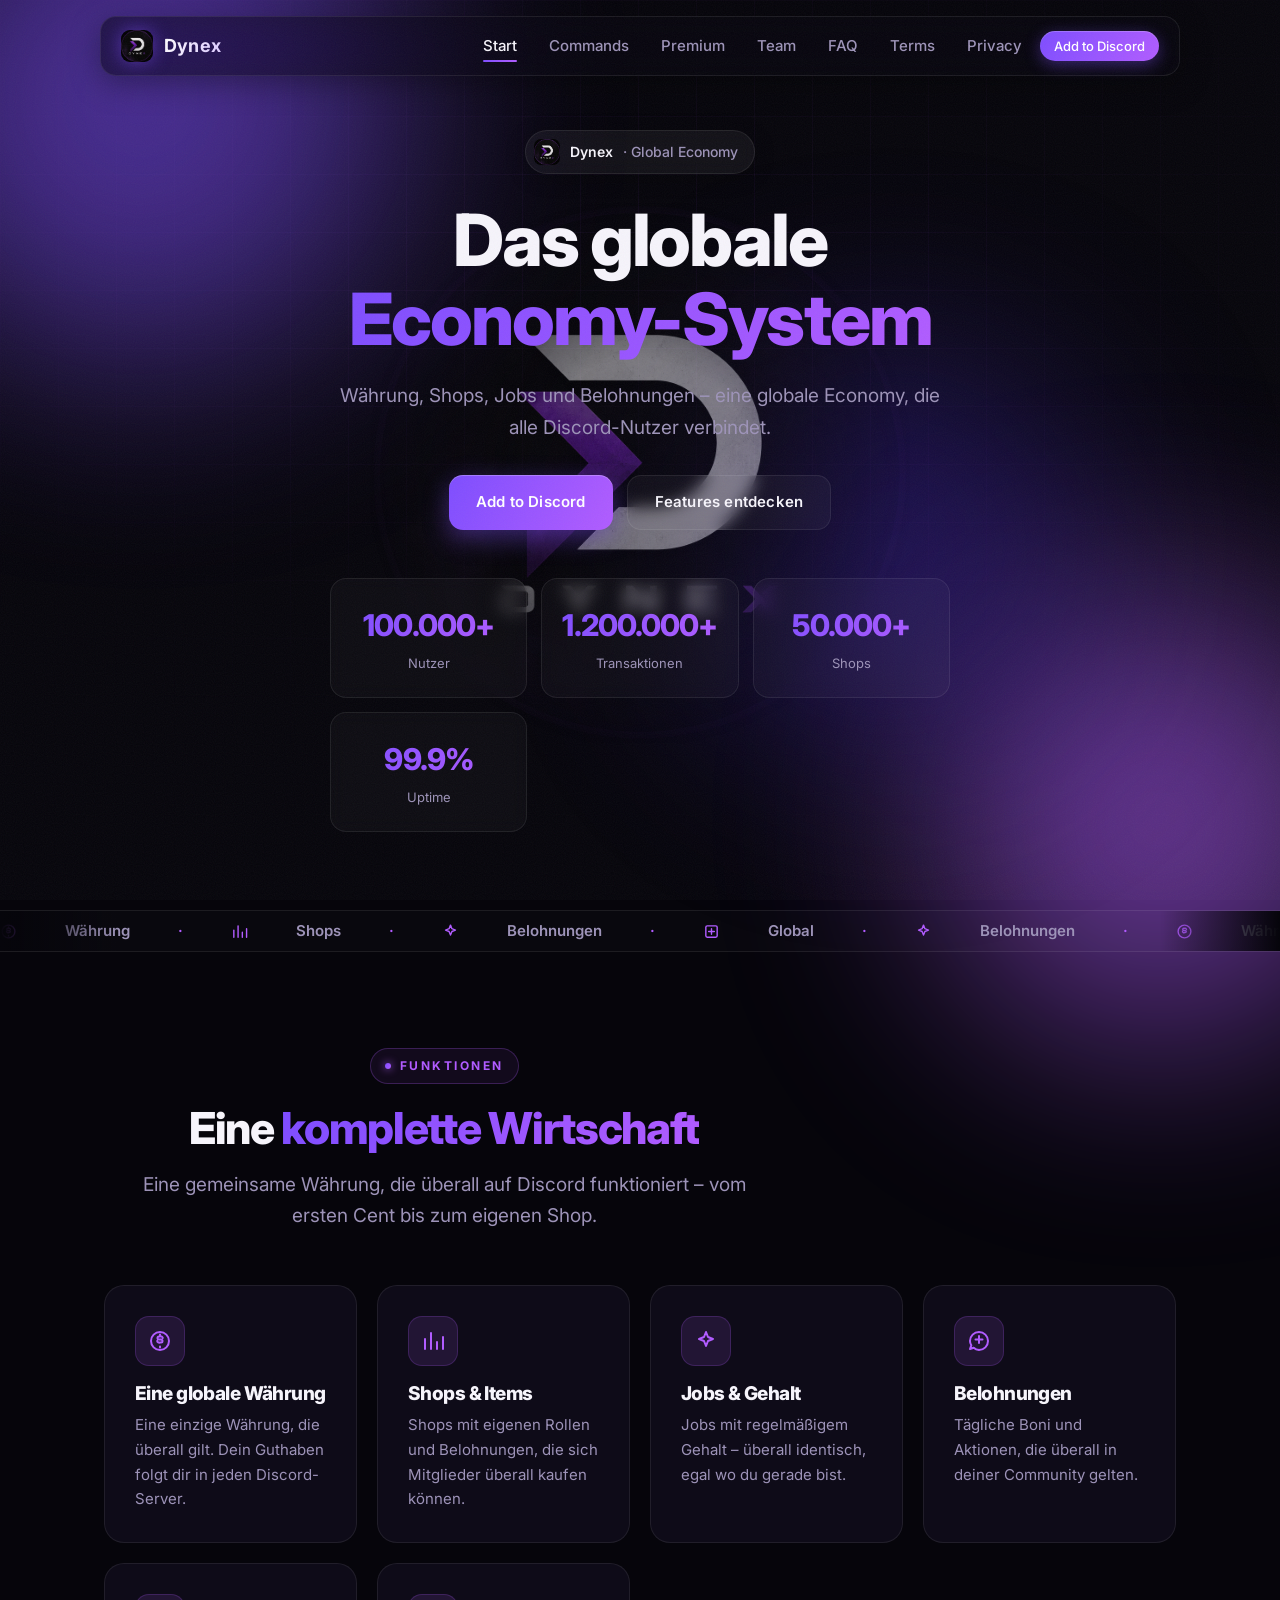
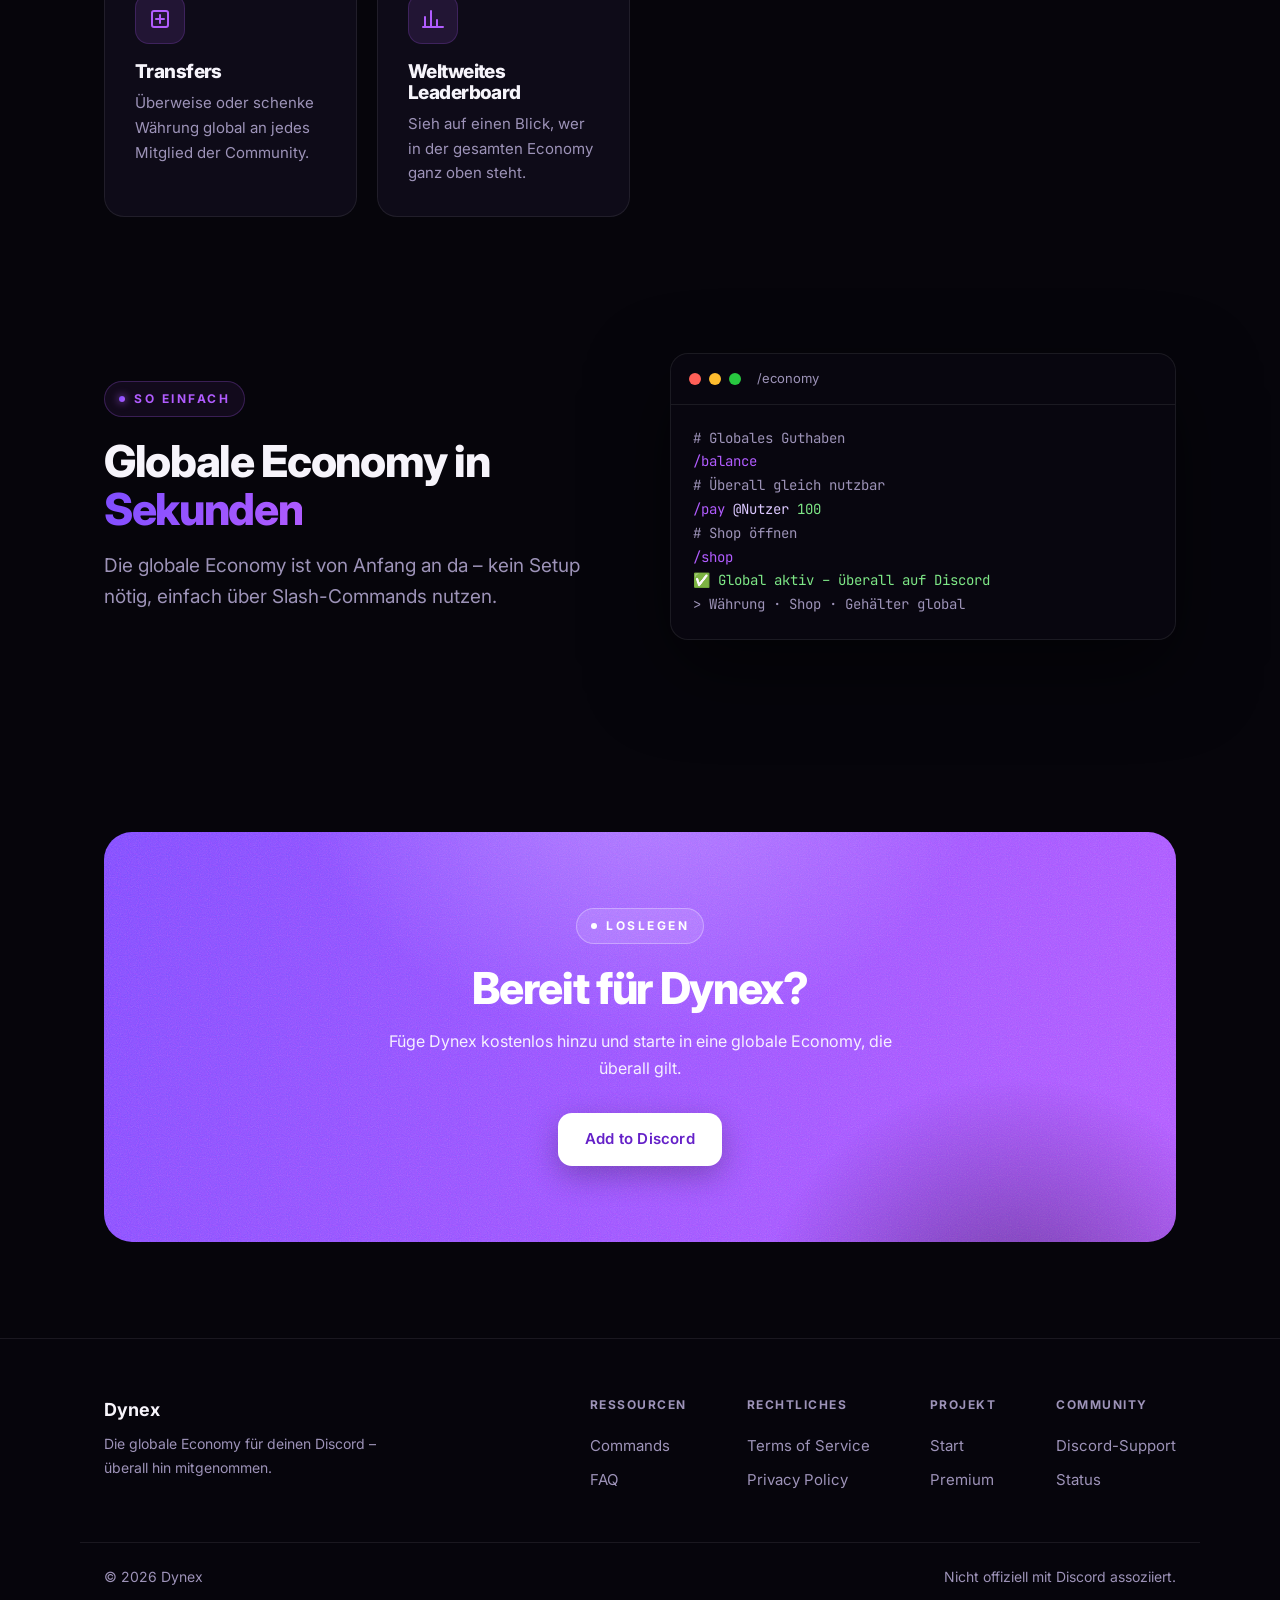
<file: index.html>
<!DOCTYPE html>
<html lang="de">
<head>
  <meta charset="UTF-8" />
  <meta name="viewport" content="width=device-width, initial-scale=1.0" />
  <title>Dynex – Global Economy</title>
  <meta name="description" content="Dynex bringt ein globales Economy-System in deinen Discord. Eine gemeinsame Währung, Shops &amp; Jobs, die überall gelten." />
  <meta name="robots" content="index, follow" />
  <meta name="theme-color" content="#7e4dff" />
  <link rel="canonical" href="https://dynexbot.com/" />
  <meta property="og:type" content="website" />
  <meta property="og:site_name" content="Dynex" />
  <meta property="og:locale" content="de_DE" />
  <meta property="og:title" content="Dynex – Global Economy" />
  <meta property="og:description" content="Globale Economy für deinen Discord: Währungen, Shops, Jobs &amp; mehr." />
  <meta property="og:image" content="https://dynexbot.com/logo.png" />
  <meta property="og:url" content="https://dynexbot.com/" />
  <meta property="og:image:alt" content="Dynex Bot Logo" />
  <meta name="twitter:card" content="summary" />
  <meta name="twitter:title" content="Dynex – Global Economy" />
  <meta name="twitter:description" content="Globale Economy für deinen Discord." />
  <meta name="twitter:image" content="https://dynexbot.com/logo.png" />
  <link rel="icon" type="image/png" href="logo.png" />
  <link rel="preconnect" href="https://fonts.googleapis.com" />
  <link rel="preconnect" href="https://fonts.gstatic.com" crossorigin />
  <link href="https://fonts.googleapis.com/css2?family=Inter:wght@400;500;600;700;800;900&family=JetBrains+Mono:wght@400;500;600&display=swap" rel="stylesheet" />
    <script>document.documentElement.classList.add("js");</script>
  <link rel="stylesheet" href="styles.css" />
</head>
<body>
  <div class="orb orb-1"></div>
  <div class="orb orb-2"></div>
  <div class="orb orb-3"></div>
  <div class="grid-bg"></div>
  <div class="noise"></div>

  <nav>
    <div class="nav-shell">
      <div class="nav-inner">
        <a class="brand" href="index.html">
          <img src="logo.png" alt="Dynex Logo" />
          <span>Dynex</span>
        </a>
        <button class="nav-toggle" id="navToggle" aria-label="Menü">☰</button>
        <div class="nav-links" id="navLinks">
          <a class="active" href="index.html">Start</a>
          <a href="commands.html">Commands</a>
          <a href="premium.html">Premium</a>
          <a href="team.html">Team</a>
          <a href="faq.html">FAQ</a>
          <a href="terms.html">Terms</a>
          <a href="privacy.html">Privacy</a>
          <a class="nav-cta" href="https://discord.com/oauth2/authorize?client_id=1545361107915374632">
            Add to Discord
          </a>
        </div>
      </div>
    </div>
  </nav>

  <section class="hero">
    <div class="container hero-inner">
      <div class="hero-art"><img src="logo.png" alt="" aria-hidden="true" /></div>

      <div class="logo-badge reveal in">
        <img src="logo.png" alt="" />
        <span>Dynex</span>
        <span class="tag">· Global Economy</span>
      </div>

      <h1 class="reveal in">Das globale<br /><span class="grad-text">Economy-System</span></h1>
      <p class="lead reveal in" data-delay="1">
        Währung, Shops, Jobs und Belohnungen – eine globale Economy,
        die alle Discord-Nutzer verbindet.
      </p>
      <div class="btn-row reveal in" data-delay="2">
        <a class="btn btn-primary" href="https://discord.com/oauth2/authorize?client_id=1545361107915374632">
          Add to Discord
        </a>
        <a class="btn btn-ghost" href="#features">Features entdecken</a>
      </div>

      <div class="stats reveal" id="stats">
        <div class="stat"><div class="num" data-count="100000" data-suffix="+">0</div><div class="lbl">Nutzer</div></div>
        <div class="stat"><div class="num" data-count="1200000" data-suffix="+">0</div><div class="lbl">Transaktionen</div></div>
        <div class="stat"><div class="num" data-count="50000" data-suffix="+">0</div><div class="lbl">Shops</div></div>
        <div class="stat"><div class="num" data-count="99" data-suffix=".9%">0</div><div class="lbl">Uptime</div></div>
      </div>
    </div>
  </section>

  <div class="marquee-wrap">
    <div class="marquee">
      <span>
        <svg viewBox="0 0 24 24" fill="none" stroke="currentColor" stroke-width="2" stroke-linecap="round" stroke-linejoin="round"><circle cx="12" cy="12" r="9"/><path d="M14.8 9A2 2 0 0 0 12 7.5h-1a1.5 1.5 0 0 0 0 3h2a1.5 1.5 0 0 1 0 3h-1a2 2 0 0 1-2.8-1.5"/><path d="M12 5.5v1M12 17.5v1"/></svg> Währung <i>·</i>
        <svg viewBox="0 0 24 24" fill="none" stroke="currentColor" stroke-width="2" stroke-linecap="round" stroke-linejoin="round"><path d="M4 20V10M10 20V4M16 20v-7M22 20V8"/></svg> Shops <i>·</i>
        <svg viewBox="0 0 24 24" fill="none" stroke="currentColor" stroke-width="2" stroke-linecap="round" stroke-linejoin="round"><path d="M12 3l2 5 5 2-5 2-2 5-2-5-5-2 5-2z"/></svg> Belohnungen <i>·</i>
        <svg viewBox="0 0 24 24" fill="none" stroke="currentColor" stroke-width="2" stroke-linecap="round" stroke-linejoin="round"><rect x="4" y="4" width="16" height="16" rx="2"/><path d="M8 12h8M12 8v8"/></svg> Global <i>·</i>
        <svg viewBox="0 0 24 24" fill="none" stroke="currentColor" stroke-width="2" stroke-linecap="round" stroke-linejoin="round"><path d="M12 3l2 5 5 2-5 2-2 5-2-5-5-2 5-2z"/></svg> Belohnungen <i>·</i>
        <svg viewBox="0 0 24 24" fill="none" stroke="currentColor" stroke-width="2" stroke-linecap="round" stroke-linejoin="round"><circle cx="12" cy="12" r="9"/><path d="M14.8 9A2 2 0 0 0 12 7.5h-1a1.5 1.5 0 0 0 0 3h2a1.5 1.5 0 0 1 0 3h-1a2 2 0 0 1-2.8-1.5"/></svg> Währung <i>·</i>
        <svg viewBox="0 0 24 24" fill="none" stroke="currentColor" stroke-width="2" stroke-linecap="round" stroke-linejoin="round"><rect x="4" y="4" width="16" height="16" rx="2"/><path d="M8 12h8M12 8v8"/></svg> Global <i>·</i>
        <svg viewBox="0 0 24 24" fill="none" stroke="currentColor" stroke-width="2" stroke-linecap="round" stroke-linejoin="round"><path d="M12 21a9 9 0 1 0-9-9c0 1.7.5 3 1.3 4.3L3 20l3.7-1.3A9 9 0 0 0 12 21z"/><path d="M8.5 10.5h7M12 7v7"/></svg> Belohnungen <i>·</i>
        <svg viewBox="0 0 24 24" fill="none" stroke="currentColor" stroke-width="2" stroke-linecap="round" stroke-linejoin="round"><circle cx="12" cy="12" r="9"/><path d="M14.8 9A2 2 0 0 0 12 7.5h-1a1.5 1.5 0 0 0 0 3h2a1.5 1.5 0 0 1 0 3h-1a2 2 0 0 1-2.8-1.5"/></svg> Währung <i>·</i>
        <svg viewBox="0 0 24 24" fill="none" stroke="currentColor" stroke-width="2" stroke-linecap="round" stroke-linejoin="round"><path d="M4 20V10M10 20V4M16 20v-7M22 20V8"/></svg> Shops
      </span>
    </div>
  </div>

  <section id="features">
    <div class="container">
      <div class="section-head center">
        <span class="eyebrow reveal"><span class="dot"></span>Funktionen</span>
        <h2 class="reveal">Eine <span class="grad-text">komplette Wirtschaft</span></h2>
        <p class="lead reveal" data-delay="1" style="margin:0 auto;">Eine gemeinsame Währung, die überall auf Discord funktioniert – vom ersten Cent bis zum eigenen Shop.</p>
      </div>
      <div class="grid">
        <div class="card reveal"><div class="icon"><svg viewBox="0 0 24 24" fill="none" stroke="currentColor" stroke-width="2" stroke-linecap="round" stroke-linejoin="round"><circle cx="12" cy="12" r="9"/><path d="M14.8 9A2 2 0 0 0 12 7.5h-1a1.5 1.5 0 0 0 0 3h2a1.5 1.5 0 0 1 0 3h-1a2 2 0 0 1-2.8-1.5"/><path d="M12 5.5v1M12 17.5v1"/></svg></div><h3>Eine globale Währung</h3><p>Eine einzige Währung, die überall gilt. Dein Guthaben folgt dir in jeden Discord-Server.</p></div>
        <div class="card reveal" data-delay="1"><div class="icon"><svg viewBox="0 0 24 24" fill="none" stroke="currentColor" stroke-width="2" stroke-linecap="round" stroke-linejoin="round"><path d="M4 20V10M10 20V4M16 20v-7M22 20V8"/></svg></div><h3>Shops &amp; Items</h3><p>Shops mit eigenen Rollen und Belohnungen, die sich Mitglieder überall kaufen können.</p></div>
        <div class="card reveal" data-delay="2"><div class="icon"><svg viewBox="0 0 24 24" fill="none" stroke="currentColor" stroke-width="2" stroke-linecap="round" stroke-linejoin="round"><path d="M12 3l2 5 5 2-5 2-2 5-2-5-5-2 5-2z"/></svg></div><h3>Jobs &amp; Gehalt</h3><p>Jobs mit regelmäßigem Gehalt – überall identisch, egal wo du gerade bist.</p></div>
        <div class="card reveal"><div class="icon"><svg viewBox="0 0 24 24" fill="none" stroke="currentColor" stroke-width="2" stroke-linecap="round" stroke-linejoin="round"><path d="M12 21a9 9 0 1 0-9-9c0 1.7.5 3 1.3 4.3L3 20l3.7-1.3A9 9 0 0 0 12 21z"/><path d="M8.5 10.5h7M12 7v7"/></svg></div><h3>Belohnungen</h3><p>Tägliche Boni und Aktionen, die überall in deiner Community gelten.</p></div>
        <div class="card reveal" data-delay="1"><div class="icon"><svg viewBox="0 0 24 24" fill="none" stroke="currentColor" stroke-width="2" stroke-linecap="round" stroke-linejoin="round"><rect x="4" y="4" width="16" height="16" rx="2"/><path d="M8 12h8M12 8v8"/></svg></div><h3>Transfers</h3><p>Überweise oder schenke Währung global an jedes Mitglied der Community.</p></div>
        <div class="card reveal" data-delay="2"><div class="icon"><svg viewBox="0 0 24 24" fill="none" stroke="currentColor" stroke-width="2" stroke-linecap="round" stroke-linejoin="round"><path d="M4 20V10M10 20V4M16 20v-7M22 20H2"/></svg></div><h3>Weltweites Leaderboard</h3><p>Sieh auf einen Blick, wer in der gesamten Economy ganz oben steht.</p></div>
      </div>
    </div>
  </section>

  <section style="padding-top:40px;">
    <div class="container">
      <div class="showcase">
        <div class="section-head" style="margin-bottom:0;">
          <span class="eyebrow reveal"><span class="dot"></span>So einfach</span>
          <h2 class="reveal">Globale Economy in<br /><span class="grad-text">Sekunden</span></h2>
          <p class="lead reveal" data-delay="1">Die globale Economy ist von Anfang an da – kein Setup nötig, einfach über Slash-Commands nutzen.</p>
        </div>
        <div class="terminal reveal" data-delay="1">
          <div class="bar">
            <i></i><i></i><i></i><span class="title">/economy</span>
          </div>
          <div class="code">
            <span class="c"># Globales Guthaben</span><br/>
            <span class="k">/balance</span><br/>
            <span class="c"># Überall gleich nutzbar</span><br/>
            <span class="k">/pay</span> <span class="p">@Nutzer</span> <span class="s">100</span><br/>
            <span class="c"># Shop öffnen</span><br/>
            <span class="k">/shop</span><br/>
            <span class="p">✅</span> <span class="s">Global aktiv – überall auf Discord</span><br/>
            <span class="c">&gt; Währung · Shop · Gehälter global</span>
          </div>
        </div>
      </div>
    </div>
  </section>

  <section>
    <div class="container">
      <div class="cta-wrap reveal">
        <div class="grain"></div>
        <span class="eyebrow" style="border-color:rgba(255,255,255,0.3);background:rgba(255,255,255,0.12);color:#fff;"><span class="dot" style="background:#fff;box-shadow:none;"></span>Loslegen</span>
        <h2>Bereit für Dynex?</h2>
        <p>Füge Dynex kostenlos hinzu und starte in eine globale Economy, die überall gilt.</p>
        <a class="btn" href="https://discord.com/oauth2/authorize?client_id=1545361107915374632">
          Add to Discord
        </a>
      </div>
    </div>
  </section>

  <footer>
    <div class="footer-inner">
      <div class="footer-brand">
        <span>Dynex</span>
        <p>Die globale Economy für deinen Discord – überall hin mitgenommen.</p>
      </div>
      <div class="footer-cols">
        <div class="footer-col"><h4>Ressourcen</h4><a href="commands.html">Commands</a><a href="faq.html">FAQ</a></div>
        <div class="footer-col"><h4>Rechtliches</h4><a href="terms.html">Terms of Service</a><a href="privacy.html">Privacy Policy</a></div>
        <div class="footer-col"><h4>Projekt</h4><a href="index.html">Start</a><a href="premium.html">Premium</a></div>
        <div class="footer-col"><h4>Community</h4><a href="https://discord.gg/HcmdkX8BWf">Discord-Support</a><a href="#">Status</a></div>
      </div>
    </div>
    <div class="footer-bottom">
      <span>© <span id="year"></span> Dynex</span>
      <span>Nicht offiziell mit Discord assoziiert.</span>
    </div>
  </footer>

  <script>
    document.getElementById("year").textContent = new Date().getFullYear();
  </script>
  <script src="main.js"></script>
</body>
</html>
</file>
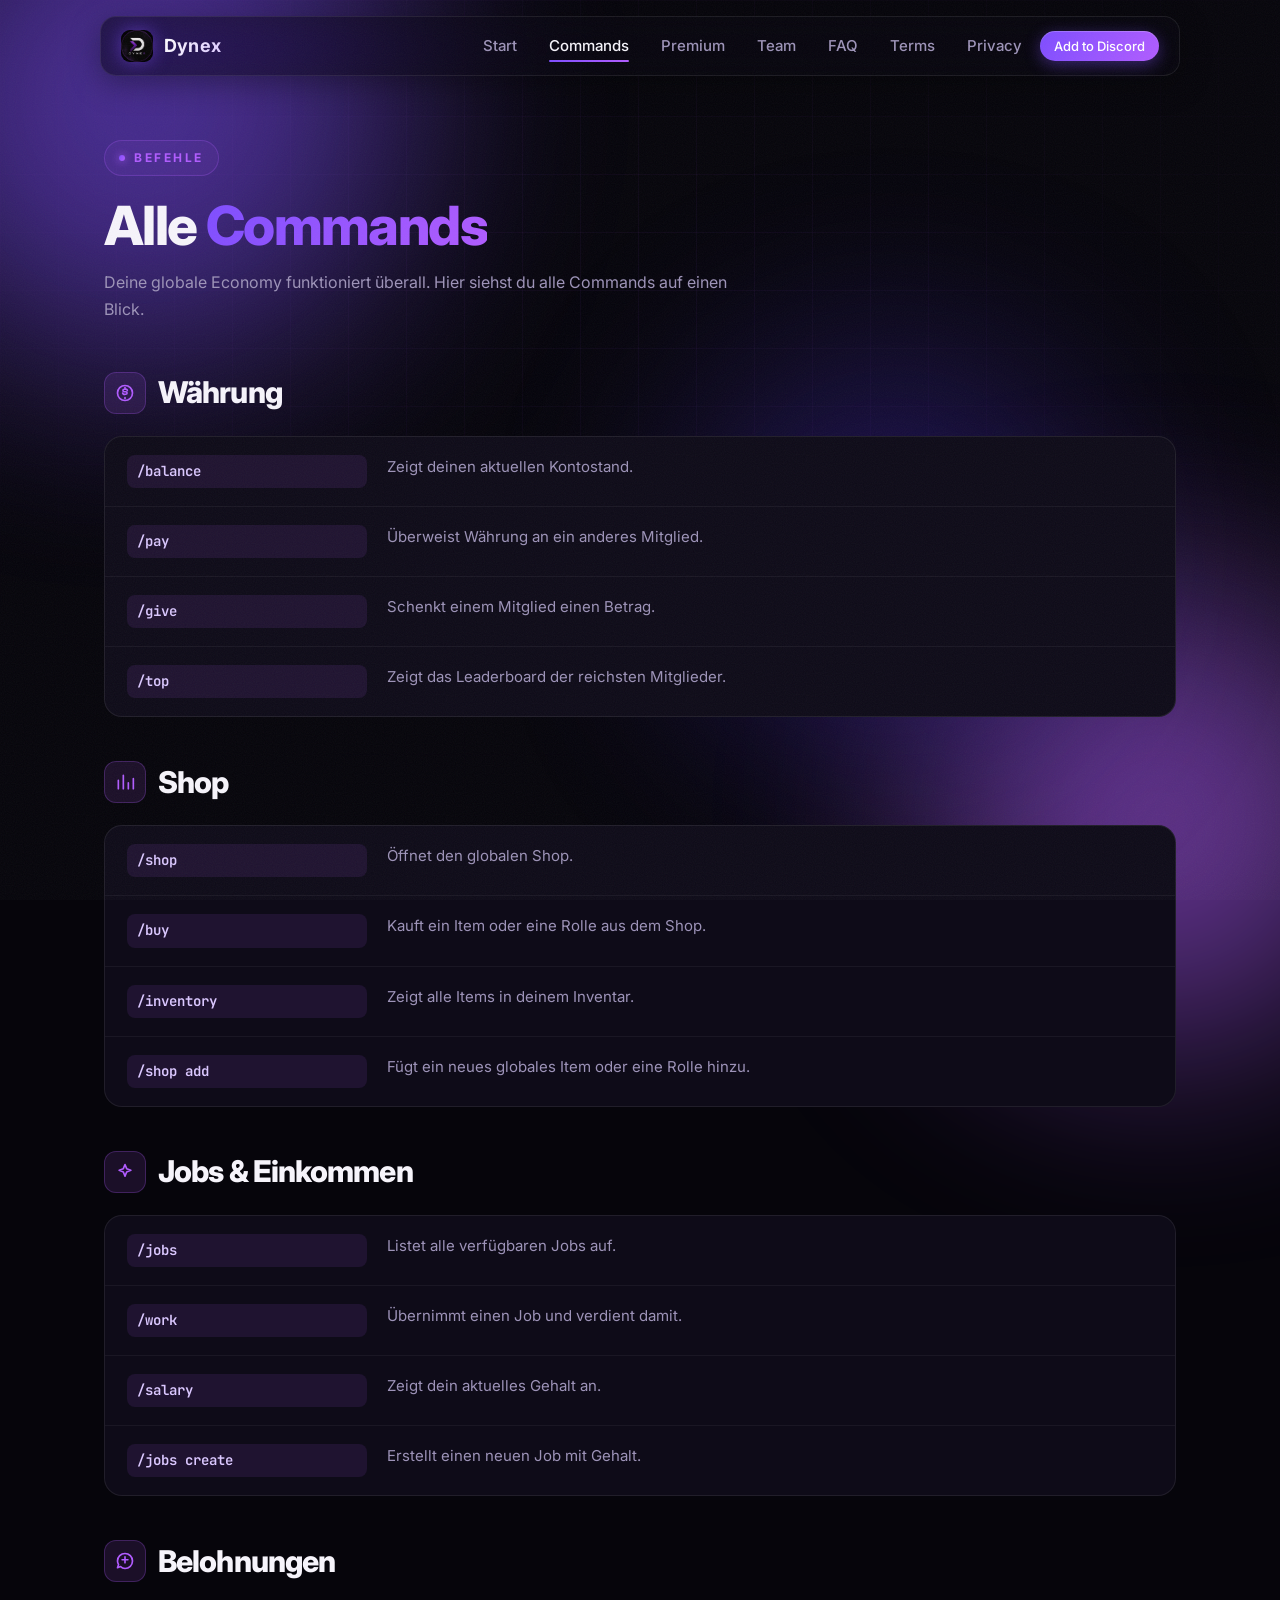
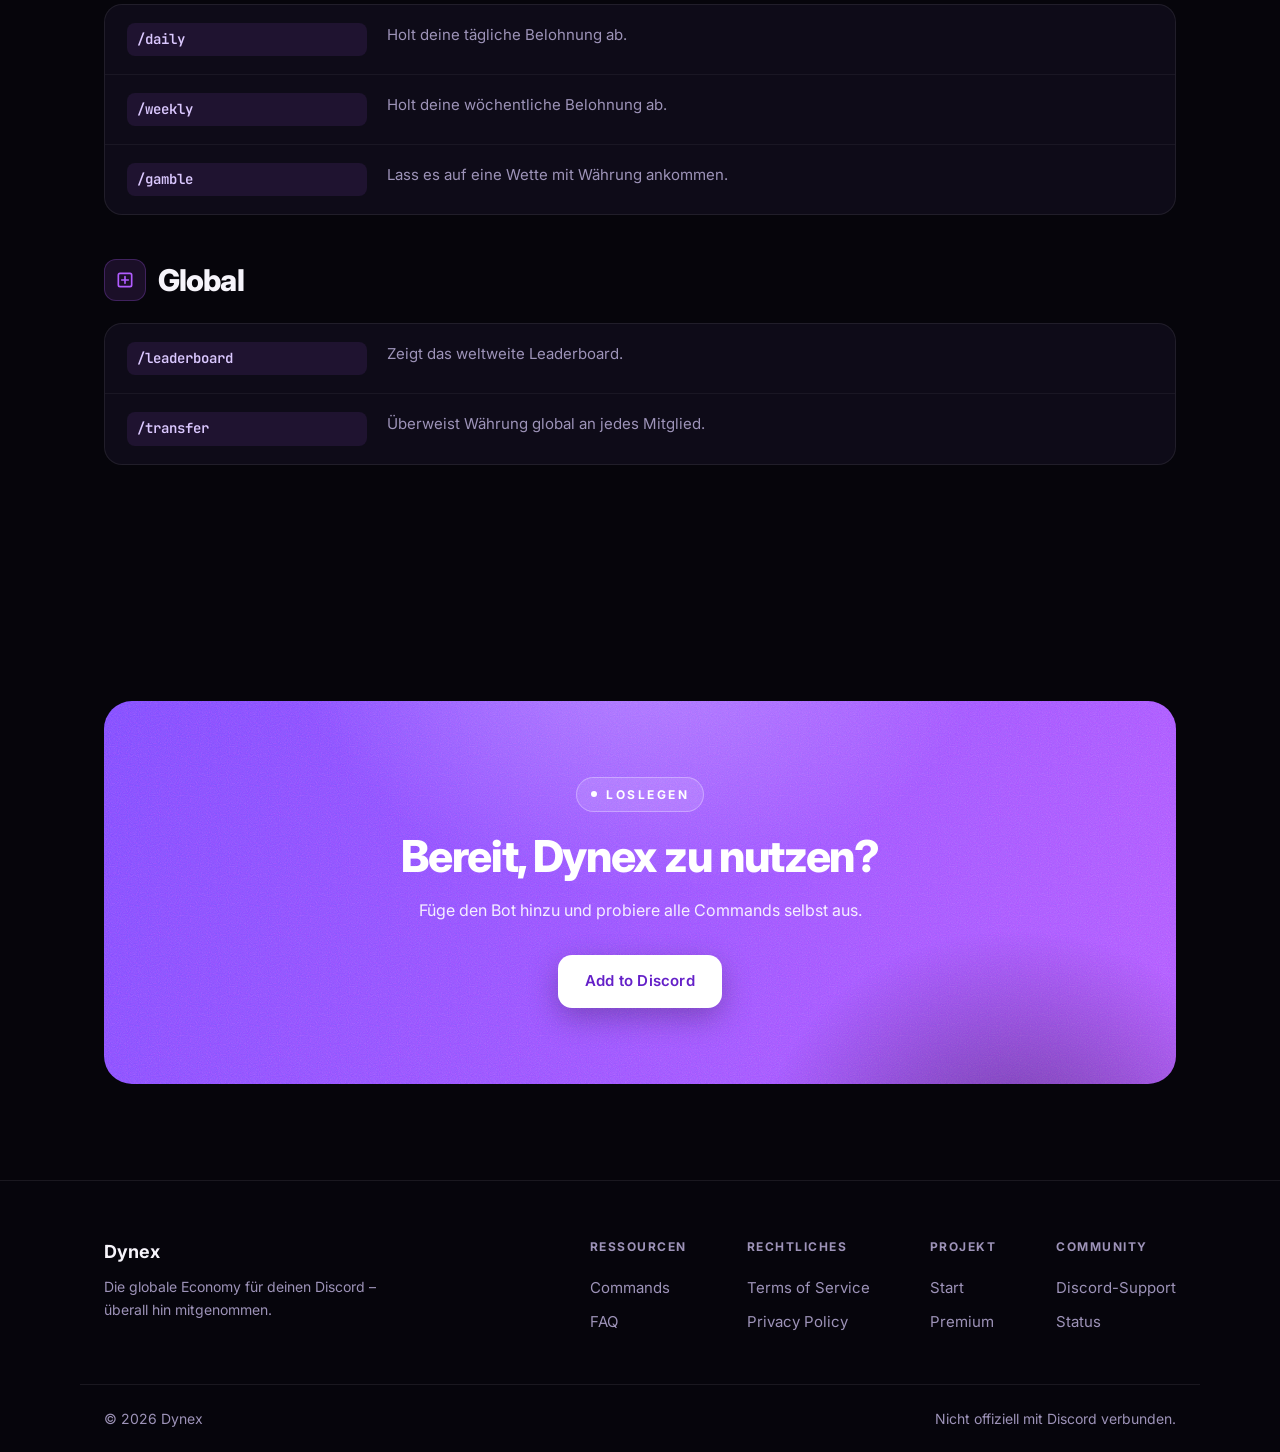
<file: commands.html>
<!DOCTYPE html>
<html lang="de">
<head>
  <meta charset="UTF-8" />
  <meta name="viewport" content="width=device-width, initial-scale=1.0" />
  <title>Commands – Dynex Global Economy</title>
  <meta name="description" content="Übersicht aller Dynex Economy-Commands: Währung, Shops, Jobs, Transfers und Belohnungen – überall auf Discord." />
  <meta name="robots" content="index, follow" />
  <meta name="theme-color" content="#7e4dff" />
  <link rel="canonical" href="https://dynexbot.com/commands" />
  <meta property="og:type" content="website" />
  <meta property="og:site_name" content="Dynex" />
  <meta property="og:locale" content="de_DE" />
  <meta property="og:title" content="Commands – Dynex Global Economy" />
  <meta property="og:description" content="Alle Economy-Commands von Dynex auf einen Blick: Währung, Shops, Jobs und mehr." />
  <meta property="og:image" content="https://dynexbot.com/logo.png" />
  <meta property="og:url" content="https://dynexbot.com/commands" />
  <meta name="twitter:card" content="summary" />
  <meta name="twitter:title" content="Commands – Dynex Global Economy" />
  <meta name="twitter:description" content="Alle Dynex Economy-Commands auf einen Blick." />
  <meta name="twitter:image" content="https://dynexbot.com/logo.png" />
  <link rel="icon" type="image/png" href="logo.png" />
  <link rel="preconnect" href="https://fonts.googleapis.com" />
  <link rel="preconnect" href="https://fonts.gstatic.com" crossorigin />
  <link href="https://fonts.googleapis.com/css2?family=Inter:wght@400;500;600;700;800;900&family=JetBrains+Mono:wght@400;600&display=swap" rel="stylesheet" />
    <script>document.documentElement.classList.add("js");</script>
  <link rel="stylesheet" href="styles.css" />
</head>
<body>
  <div class="orb orb-1"></div>
  <div class="orb orb-2"></div>
  <div class="orb orb-3"></div>
  <div class="grid-bg"></div>
  <div class="noise"></div>

  <nav>
    <div class="nav-shell">
      <div class="nav-inner">
        <a class="brand" href="index.html"><img src="logo.png" alt="Dynex Logo" /><span>Dynex</span></a>
        <button class="nav-toggle" id="navToggle" aria-label="Menü">☰</button>
        <div class="nav-links" id="navLinks">
          <a href="index.html">Start</a>
          <a class="active" href="commands.html">Commands</a>
          <a href="premium.html">Premium</a>
          <a href="team.html">Team</a>
          <a href="faq.html">FAQ</a>
          <a href="terms.html">Terms</a>
          <a href="privacy.html">Privacy</a>
          <a class="nav-cta" href="https://discord.com/oauth2/authorize?client_id=1545361107915374632">Add to Discord</a>
        </div>
      </div>
    </div>
  </nav>

  <header class="page-head">
    <div class="container">
      <span class="eyebrow reveal in"><span class="dot"></span>Befehle</span>
      <h1 class="reveal in">Alle <span class="grad-text">Commands</span></h1>
      <p class="reveal in" data-delay="1">Deine globale Economy funktioniert überall. Hier siehst du alle Commands auf einen Blick.</p>
    </div>
  </header>

  <section style="padding-top:20px;">
    <div class="container">

      <div class="cmd-cat reveal">
        <h2><span class="cicon"><svg viewBox="0 0 24 24" fill="none" stroke="currentColor" stroke-width="2" stroke-linecap="round" stroke-linejoin="round"><circle cx="12" cy="12" r="9"/><path d="M14.8 9A2 2 0 0 0 12 7.5h-1a1.5 1.5 0 0 0 0 3h2a1.5 1.5 0 0 1 0 3h-1a2 2 0 0 1-2.8-1.5"/><path d="M12 5.5v1M12 17.5v1"/></svg></span>Währung</h2>
        <div class="cmd-table">
          <div class="cmd-row"><span class="cmd-name">/balance</span><span class="cmd-desc">Zeigt deinen aktuellen Kontostand.</span></div>
          <div class="cmd-row"><span class="cmd-name">/pay</span><span class="cmd-desc">Überweist Währung an ein anderes Mitglied.</span></div>
          <div class="cmd-row"><span class="cmd-name">/give</span><span class="cmd-desc">Schenkt einem Mitglied einen Betrag.</span></div>
          <div class="cmd-row"><span class="cmd-name">/top</span><span class="cmd-desc">Zeigt das Leaderboard der reichsten Mitglieder.</span></div>
        </div>
      </div>

      <div class="cmd-cat reveal">
        <h2><span class="cicon"><svg viewBox="0 0 24 24" fill="none" stroke="currentColor" stroke-width="2" stroke-linecap="round" stroke-linejoin="round"><path d="M4 20V10M10 20V4M16 20v-7M22 20V8"/></svg></span>Shop</h2>
        <div class="cmd-table">
          <div class="cmd-row"><span class="cmd-name">/shop</span><span class="cmd-desc">Öffnet den globalen Shop.</span></div>
          <div class="cmd-row"><span class="cmd-name">/buy</span><span class="cmd-desc">Kauft ein Item oder eine Rolle aus dem Shop.</span></div>
          <div class="cmd-row"><span class="cmd-name">/inventory</span><span class="cmd-desc">Zeigt alle Items in deinem Inventar.</span></div>
          <div class="cmd-row"><span class="cmd-name">/shop add</span><span class="cmd-desc">Fügt ein neues globales Item oder eine Rolle hinzu.</span></div>
        </div>
      </div>

      <div class="cmd-cat reveal">
        <h2><span class="cicon"><svg viewBox="0 0 24 24" fill="none" stroke="currentColor" stroke-width="2" stroke-linecap="round" stroke-linejoin="round"><path d="M12 3l2 5 5 2-5 2-2 5-2-5-5-2 5-2z"/></svg></span>Jobs &amp; Einkommen</h2>
        <div class="cmd-table">
          <div class="cmd-row"><span class="cmd-name">/jobs</span><span class="cmd-desc">Listet alle verfügbaren Jobs auf.</span></div>
          <div class="cmd-row"><span class="cmd-name">/work</span><span class="cmd-desc">Übernimmt einen Job und verdient damit.</span></div>
          <div class="cmd-row"><span class="cmd-name">/salary</span><span class="cmd-desc">Zeigt dein aktuelles Gehalt an.</span></div>
          <div class="cmd-row"><span class="cmd-name">/jobs create</span><span class="cmd-desc">Erstellt einen neuen Job mit Gehalt.</span></div>
        </div>
      </div>

      <div class="cmd-cat reveal">
        <h2><span class="cicon"><svg viewBox="0 0 24 24" fill="none" stroke="currentColor" stroke-width="2" stroke-linecap="round" stroke-linejoin="round"><path d="M12 21a9 9 0 1 0-9-9c0 1.7.5 3 1.3 4.3L3 20l3.7-1.3A9 9 0 0 0 12 21z"/><path d="M8.5 10.5h7M12 7v7"/></svg></span>Belohnungen</h2>
        <div class="cmd-table">
          <div class="cmd-row"><span class="cmd-name">/daily</span><span class="cmd-desc">Holt deine tägliche Belohnung ab.</span></div>
          <div class="cmd-row"><span class="cmd-name">/weekly</span><span class="cmd-desc">Holt deine wöchentliche Belohnung ab.</span></div>
          <div class="cmd-row"><span class="cmd-name">/gamble</span><span class="cmd-desc">Lass es auf eine Wette mit Währung ankommen.</span></div>
        </div>
      </div>

      <div class="cmd-cat reveal">
        <h2><span class="cicon"><svg viewBox="0 0 24 24" fill="none" stroke="currentColor" stroke-width="2" stroke-linecap="round" stroke-linejoin="round"><rect x="4" y="4" width="16" height="16" rx="2"/><path d="M8 12h8M12 8v8"/></svg></span>Global</h2>
        <div class="cmd-table">
          <div class="cmd-row"><span class="cmd-name">/leaderboard</span><span class="cmd-desc">Zeigt das weltweite Leaderboard.</span></div>
          <div class="cmd-row"><span class="cmd-name">/transfer</span><span class="cmd-desc">Überweist Währung global an jedes Mitglied.</span></div>
        </div>
      </div>

    </div>
  </section>

  <section>
    <div class="container">
      <div class="cta-wrap reveal">
        <div class="grain"></div>
        <span class="eyebrow" style="border-color:rgba(255,255,255,0.3);background:rgba(255,255,255,0.12);color:#fff;"><span class="dot" style="background:#fff;box-shadow:none;"></span>Loslegen</span>
        <h2>Bereit, Dynex zu nutzen?</h2>
        <p>Füge den Bot hinzu und probiere alle Commands selbst aus.</p>
        <a class="btn" href="https://discord.com/oauth2/authorize?client_id=1545361107915374632">Add to Discord</a>
      </div>
    </div>
  </section>

  <footer>
    <div class="footer-inner">
      <div class="footer-brand"><span>Dynex</span><p>Die globale Economy für deinen Discord – überall hin mitgenommen.</p></div>
      <div class="footer-cols">
        <div class="footer-col"><h4>Ressourcen</h4><a href="commands.html">Commands</a><a href="faq.html">FAQ</a></div>
        <div class="footer-col"><h4>Rechtliches</h4><a href="terms.html">Terms of Service</a><a href="privacy.html">Privacy Policy</a></div>
        <div class="footer-col"><h4>Projekt</h4><a href="index.html">Start</a><a href="premium.html">Premium</a></div>
        <div class="footer-col"><h4>Community</h4><a href="https://discord.gg/HcmdkX8BWf">Discord-Support</a><a href="#">Status</a></div>
      </div>
    </div>
    <div class="footer-bottom"><span>© <span id="year"></span> Dynex</span><span>Nicht offiziell mit Discord verbunden.</span></div>
  </footer>

  <script>document.getElementById("year").textContent = new Date().getFullYear();</script>
  <script src="main.js"></script>
</body>
</html>
</file>
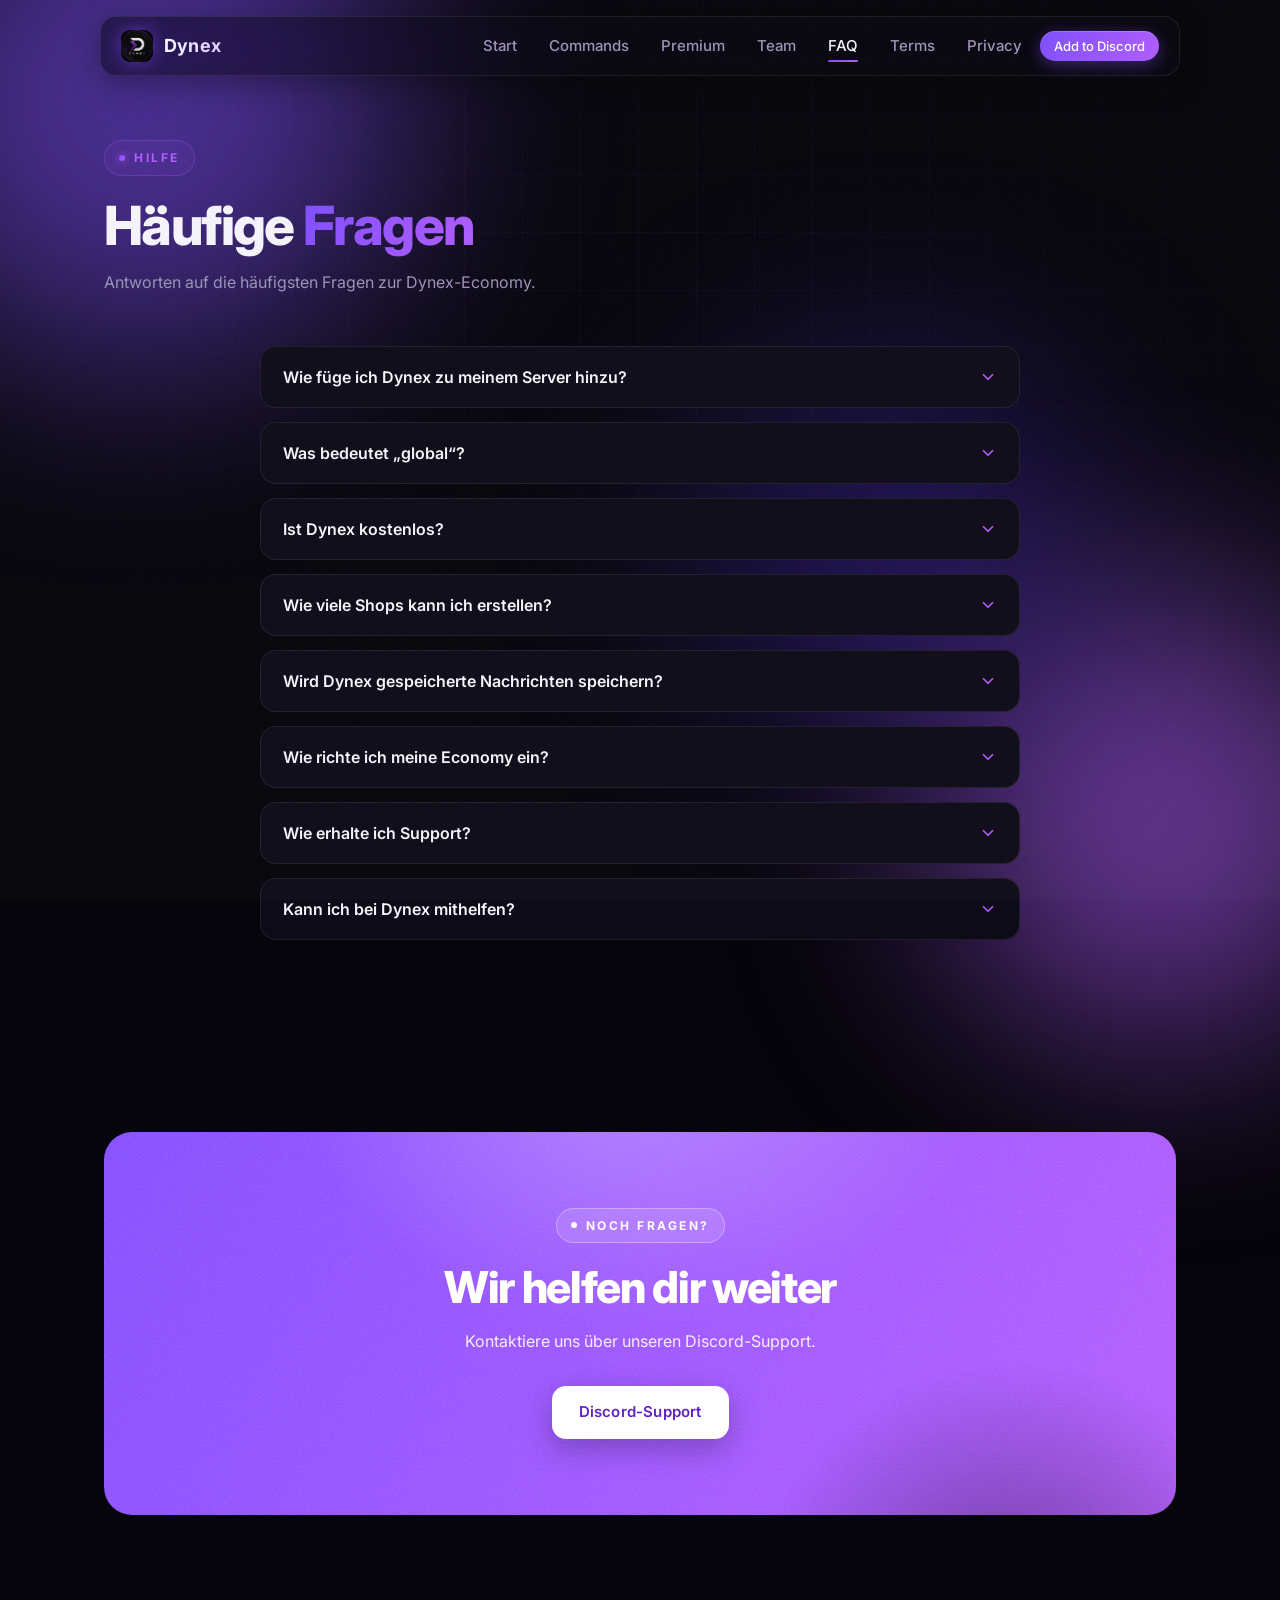
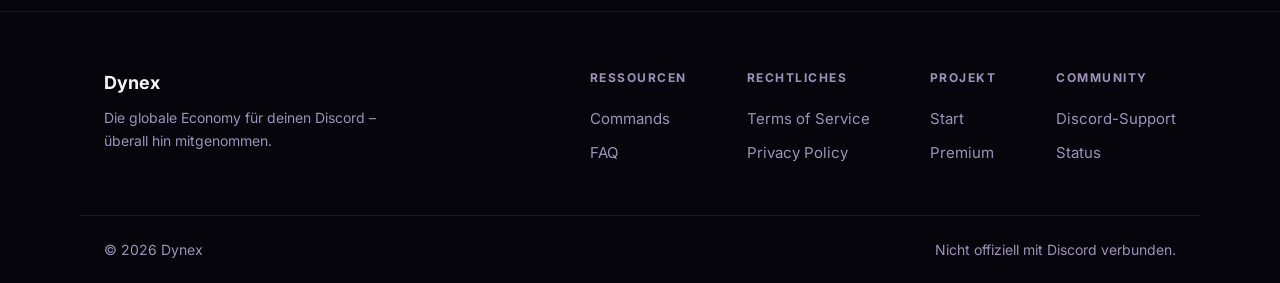
<file: faq.html>
<!DOCTYPE html>
<html lang="de">
<head>
  <meta charset="UTF-8" />
  <meta name="viewport" content="width=device-width, initial-scale=1.0" />
  <title>FAQ – Dynex Global Economy</title>
  <meta name="description" content="Häufig gestellte Fragen zur globalen Dynex-Economy: Einrichtung, Kosten, Shop-Begrenzungen, Datenschutz und Support." />
  <meta name="robots" content="index, follow" />
  <meta name="theme-color" content="#7e4dff" />
  <script type="application/ld+json">
  {
    "@context": "https://schema.org",
    "@type": "FAQPage",
    "mainEntity": [
      {"@type": "Question", "name": "Wie füge ich Dynex zu meinem Server hinzu?", "acceptedAnswer": {"@type": "Answer", "text": "Klicke auf „Add to Discord“, wähle deinen Server und bestätige die Berechtigungen."}},
      {"@type": "Question", "name": "Was bedeutet „global“?", "acceptedAnswer": {"@type": "Answer", "text": "Deine Währung, dein Guthaben und deine Items gelten überall auf Discord – unabhängig davon, in welchem Server du gerade bist."}},
      {"@type": "Question", "name": "Wird Dynex gespeicherte Nachrichten speichern?", "acceptedAnswer": {"@type": "Answer", "text": "Nein. Dynex speichert keine privaten Nachrichten oder Chatverläufe."}}
    ]
  }
  </script>
  <link rel="canonical" href="https://dynexbot.com/faq" />
  <meta property="og:type" content="website" />
  <meta property="og:site_name" content="Dynex" />
  <meta property="og:locale" content="de_DE" />
  <meta property="og:title" content="FAQ – Dynex Global Economy" />
  <meta property="og:description" content="Häufig gestellte Fragen zur Dynex-ECONOMY: Einrichtung, Kosten und mehr." />
  <meta property="og:url" content="https://dynexbot.com/faq" />
  <meta property="og:image" content="https://dynexbot.com/logo.png" />
  <meta name="twitter:card" content="summary" />
  <meta name="twitter:title" content="FAQ – Dynex Global Economy" />
  <meta name="twitter:description" content="Häufig gestellte Fragen zur globalen Dynex-Economy." />
  <meta name="twitter:image" content="https://dynexbot.com/logo.png" />
  <link rel="icon" type="image/png" href="logo.png" />
  <link rel="preconnect" href="https://fonts.googleapis.com" />
  <link rel="preconnect" href="https://fonts.gstatic.com" crossorigin />
  <link href="https://fonts.googleapis.com/css2?family=Inter:wght@400;500;600;700;800;900&display=swap" rel="stylesheet" />
    <script>document.documentElement.classList.add("js");</script>
  <link rel="stylesheet" href="styles.css" />
</head>
<body>
  <div class="orb orb-1"></div>
  <div class="orb orb-2"></div>
  <div class="orb orb-3"></div>
  <div class="grid-bg"></div>
  <div class="noise"></div>

  <nav>
    <div class="nav-shell">
      <div class="nav-inner">
        <a class="brand" href="index.html"><img src="logo.png" alt="Dynex Logo" /><span>Dynex</span></a>
        <button class="nav-toggle" id="navToggle" aria-label="Menü">☰</button>
        <div class="nav-links" id="navLinks">
          <a href="index.html">Start</a>
          <a href="commands.html">Commands</a>
          <a href="premium.html">Premium</a>
          <a href="team.html">Team</a>
          <a class="active" href="faq.html">FAQ</a>
          <a href="terms.html">Terms</a>
          <a href="privacy.html">Privacy</a>
          <a class="nav-cta" href="https://discord.com/oauth2/authorize?client_id=1545361107915374632">Add to Discord</a>
        </div>
      </div>
    </div>
  </nav>

  <header class="page-head">
    <div class="container">
      <span class="eyebrow reveal in"><span class="dot"></span>Hilfe</span>
      <h1 class="reveal in">Häufige <span class="grad-text">Fragen</span></h1>
      <p class="reveal in" data-delay="1">Antworten auf die häufigsten Fragen zur Dynex-Economy.</p>
    </div>
  </header>

  <section style="padding-top:20px;">
    <div class="container">
      <div class="faq-list">
        <div class="faq-item reveal in">
          <button class="faq-q">Wie füge ich Dynex zu meinem Server hinzu?
            <span class="chev"><svg viewBox="0 0 24 24" fill="none" stroke="currentColor" stroke-width="2.2" stroke-linecap="round" stroke-linejoin="round"><path d="M6 9l6 6 6-6"/></svg></span>
          </button>
          <div class="faq-a"><div class="faq-a-inner"><p>Klicke auf „Add to Discord“ auf der Startseite, wähle deinen Server und bestätige die Berechtigungen. Die globale Economy ist danach direkt einsatzbereit.</p></div></div>
        </div>
        <div class="faq-item reveal in" data-delay="1">
          <button class="faq-q">Was bedeutet „global“?
            <span class="chev"><svg viewBox="0 0 24 24" fill="none" stroke="currentColor" stroke-width="2.2" stroke-linecap="round" stroke-linejoin="round"><path d="M6 9l6 6 6-6"/></svg></span>
          </button>
          <div class="faq-a"><div class="faq-a-inner"><p>Deine Währung, dein Guthaben und deine Items gelten überall auf Discord – unabhängig davon, in welchem Server du gerade bist. Was du verdienst, steht dir überall zur Verfügung.</p></div></div>
        </div>
        <div class="faq-item reveal in" data-delay="1">
          <button class="faq-q">Ist Dynex kostenlos?
            <span class="chev"><svg viewBox="0 0 24 24" fill="none" stroke="currentColor" stroke-width="2.2" stroke-linecap="round" stroke-linejoin="round"><path d="M6 9l6 6 6-6"/></svg></span>
          </button>
          <div class="faq-a"><div class="faq-a-inner"><p>Ja, die Kern-Funktionen wie Währung und Shops sind komplett kostenlos. Mit Premium bekommst du zusätzliche Economy-Features wie unbegrenzte Shops.</p></div></div>
        </div>
        <div class="faq-item reveal in" data-delay="2">
          <button class="faq-q">Wie viele Shops kann ich erstellen?
            <span class="chev"><svg viewBox="0 0 24 24" fill="none" stroke="currentColor" stroke-width="2.2" stroke-linecap="round" stroke-linejoin="round"><path d="M6 9l6 6 6-6"/></svg></span>
          </button>
          <div class="faq-a"><div class="faq-a-inner"><p>Kostenlos sind bis zu 5 Shops möglich. Mit einem Premium-Abo gibt es kein Limit.</p></div></div>
        </div>
        <div class="faq-item reveal in">
          <button class="faq-q">Wird Dynex gespeicherte Nachrichten speichern?
            <span class="chev"><svg viewBox="0 0 24 24" fill="none" stroke="currentColor" stroke-width="2.2" stroke-linecap="round" stroke-linejoin="round"><path d="M6 9l6 6 6-6"/></svg></span>
          </button>
          <div class="faq-a"><div class="faq-a-inner"><p>Nein. Dynex speichert keine privaten Nachrichten oder Chatverläufe. Nur die für die Funktion nötigen Daten (z. B. Einstellungen) werden gehalten.</p></div></div>
        </div>
        <div class="faq-item reveal in" data-delay="1">
          <button class="faq-q">Wie richte ich meine Economy ein?
            <span class="chev"><svg viewBox="0 0 24 24" fill="none" stroke="currentColor" stroke-width="2.2" stroke-linecap="round" stroke-linejoin="round"><path d="M6 9l6 6 6-6"/></svg></span>
          </button>
          <div class="faq-a"><div class="faq-a-inner"><p>Die globale Economy ist von Anfang an aktiv – keine Einrichtung nötig. Shops kannst du über <span class="cmd-name" style="font-family:monospace;background:rgba(177,92,255,0.1);padding:2px 6px;border-radius:6px;font-size:14px;color:var(--accent-lite);">/shop add</span> anlegen.</p></div></div>
        </div>
        <div class="faq-item reveal in" data-delay="2">
          <button class="faq-q">Wie erhalte ich Support?
            <span class="chev"><svg viewBox="0 0 24 24" fill="none" stroke="currentColor" stroke-width="2.2" stroke-linecap="round" stroke-linejoin="round"><path d="M6 9l6 6 6-6"/></svg></span>
          </button>
          <div class="faq-a"><div class="faq-a-inner"><p>Tritt unserem Discord-Support-Server bei, um Hilfe zu Fragen und Problemen zu erhalten.</p></div></div>
        </div>
        <div class="faq-item reveal in">
          <button class="faq-q">Kann ich bei Dynex mithelfen?
            <span class="chev"><svg viewBox="0 0 24 24" fill="none" stroke="currentColor" stroke-width="2.2" stroke-linecap="round" stroke-linejoin="round"><path d="M6 9l6 6 6-6"/></svg></span>
          </button>
          <div class="faq-a"><div class="faq-a-inner"><p>Sehr gern! Schau auf unserer Team-Seite vorbei und bewirb dich über das Formular.</p></div></div>
        </div>
      </div>
    </div>
  </section>

  <section>
    <div class="container">
      <div class="cta-wrap reveal">
        <div class="grain"></div>
        <span class="eyebrow" style="border-color:rgba(255,255,255,0.3);background:rgba(255,255,255,0.12);color:#fff;"><span class="dot" style="background:#fff;box-shadow:none;"></span>Noch Fragen?</span>
        <h2>Wir helfen dir weiter</h2>
        <p>Kontaktiere uns über unseren Discord-Support.</p>
        <a class="btn" href="https://discord.gg/HcmdkX8BWf">Discord-Support</a>
      </div>
    </div>
  </section>

  <footer>
    <div class="footer-inner">
      <div class="footer-brand"><span>Dynex</span><p>Die globale Economy für deinen Discord – überall hin mitgenommen.</p></div>
      <div class="footer-cols">
        <div class="footer-col"><h4>Ressourcen</h4><a href="commands.html">Commands</a><a href="faq.html">FAQ</a></div>
        <div class="footer-col"><h4>Rechtliches</h4><a href="terms.html">Terms of Service</a><a href="privacy.html">Privacy Policy</a></div>
        <div class="footer-col"><h4>Projekt</h4><a href="index.html">Start</a><a href="premium.html">Premium</a></div>
        <div class="footer-col"><h4>Community</h4><a href="https://discord.gg/HcmdkX8BWf">Discord-Support</a><a href="#">Status</a></div>
      </div>
    </div>
    <div class="footer-bottom"><span>© <span id="year"></span> Dynex</span><span>Nicht offiziell mit Discord verbunden.</span></div>
  </footer>

  <script>document.getElementById("year").textContent = new Date().getFullYear();</script>
  <script src="main.js"></script>
</body>
</html>
</file>
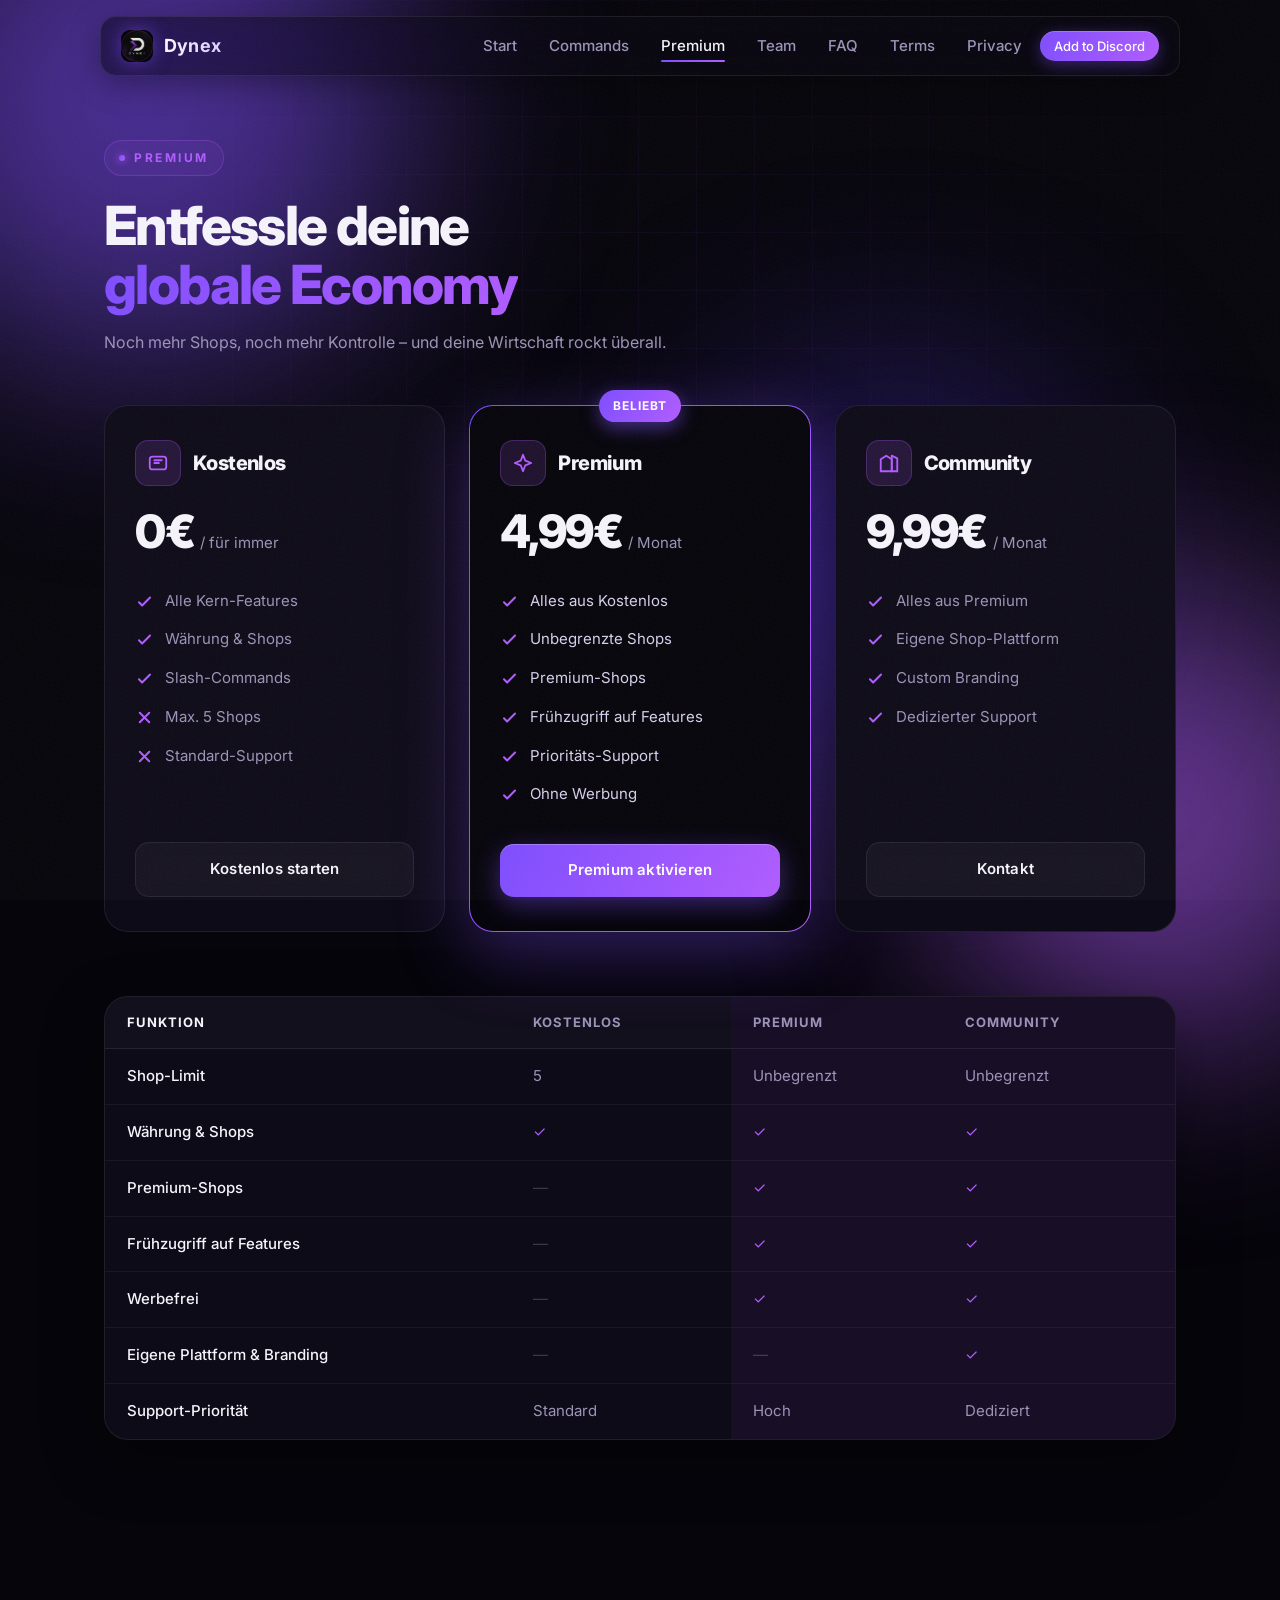
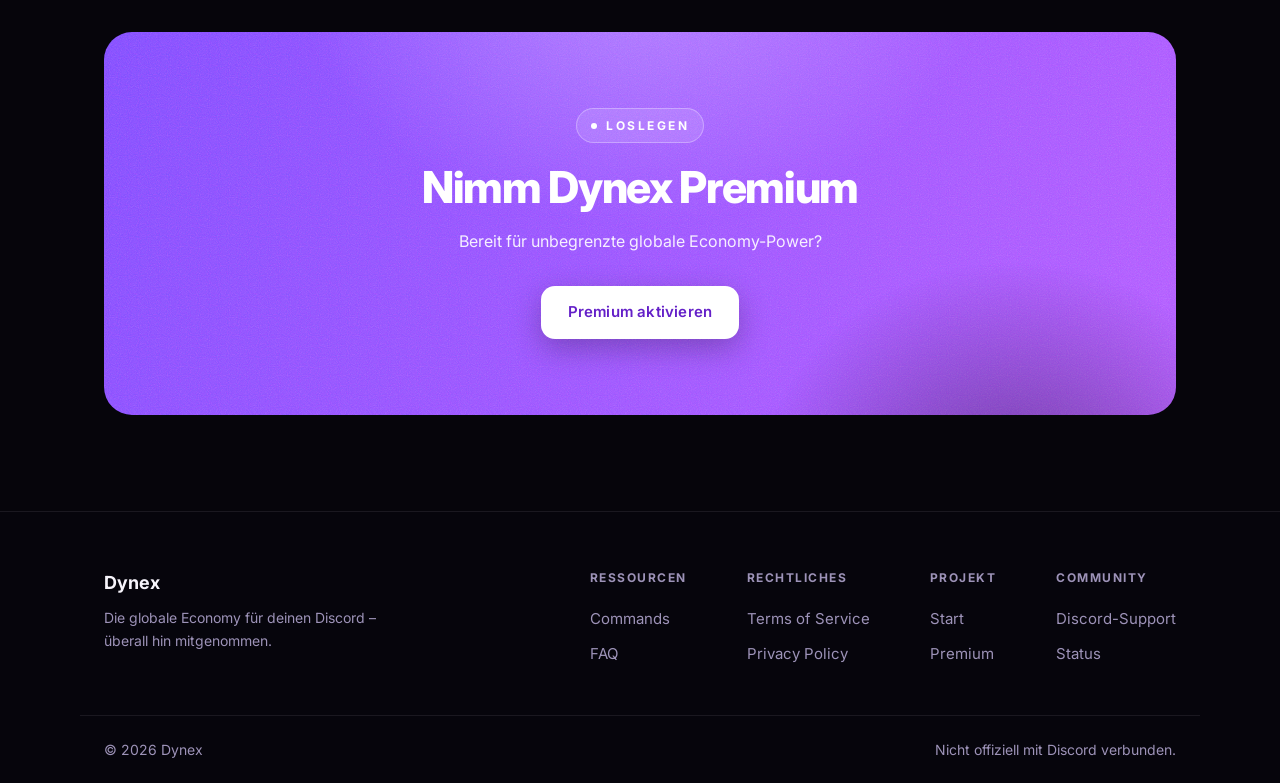
<file: premium.html>
<!DOCTYPE html>
<html lang="de">
<head>
  <meta charset="UTF-8" />
  <meta name="viewport" content="width=device-width, initial-scale=1.0" />
  <title>Premium – Dynex Global Economy</title>
  <meta name="description" content="Schalte das volle Potenzial der globalen Economy frei: unbegrenzte Shops, Premium-Features, frühzeitiger Zugriff und priorisierter Support." />
  <meta name="robots" content="index, follow" />
  <meta name="theme-color" content="#7e4dff" />
  <link rel="canonical" href="https://dynexbot.com/premium" />
  <meta property="og:type" content="website" />
  <meta property="og:site_name" content="Dynex" />
  <meta property="og:locale" content="de_DE" />
  <meta property="og:title" content="Premium – Dynex Global Economy" />
  <meta property="og:description" content="Unbegrenzte Shops, Premium-Economy-Features und priorisierter Support – entfessle deine globale Wirtschaft." />
  <meta property="og:url" content="https://dynexbot.com/premium" />
  <meta property="og:image" content="https://dynexbot.com/logo.png" />
  <meta name="twitter:card" content="summary" />
  <meta name="twitter:title" content="Premium – Dynex Global Economy" />
  <meta name="twitter:description" content="Entfessle das volle Potenzial der globalen Economy." />
  <meta name="twitter:image" content="https://dynexbot.com/logo.png" />
  <link rel="icon" type="image/png" href="logo.png" />
  <link rel="preconnect" href="https://fonts.googleapis.com" />
  <link rel="preconnect" href="https://fonts.gstatic.com" crossorigin />
  <link href="https://fonts.googleapis.com/css2?family=Inter:wght@400;500;600;700;800;900&display=swap" rel="stylesheet" />
    <script>document.documentElement.classList.add("js");</script>
  <link rel="stylesheet" href="styles.css" />
</head>
<body>
  <div class="orb orb-1"></div>
  <div class="orb orb-2"></div>
  <div class="orb orb-3"></div>
  <div class="grid-bg"></div>
  <div class="noise"></div>

  <nav>
    <div class="nav-shell">
      <div class="nav-inner">
        <a class="brand" href="index.html"><img src="logo.png" alt="Dynex Logo" /><span>Dynex</span></a>
        <button class="nav-toggle" id="navToggle" aria-label="Menü">☰</button>
        <div class="nav-links" id="navLinks">
          <a href="index.html">Start</a>
          <a href="commands.html">Commands</a>
          <a class="active" href="premium.html">Premium</a>
          <a href="team.html">Team</a>
          <a href="faq.html">FAQ</a>
          <a href="terms.html">Terms</a>
          <a href="privacy.html">Privacy</a>
          <a class="nav-cta" href="https://discord.com/oauth2/authorize?client_id=1545361107915374632">Add to Discord</a>
        </div>
      </div>
    </div>
  </nav>

  <header class="page-head">
    <div class="container">
      <span class="eyebrow reveal in"><span class="dot"></span>Premium</span>
      <h1 class="reveal in">Entfessle deine<br /><span class="grad-text">globale Economy</span></h1>
      <p class="reveal in" data-delay="1">Noch mehr Shops, noch mehr Kontrolle – und deine Wirtschaft rockt überall.</p>
    </div>
  </header>

  <section style="padding-top:20px;">
    <div class="container">
      <div class="pricing">
        <div class="price-card reveal">
          <div class="plan">
            <div class="picon"><svg viewBox="0 0 24 24" fill="none" stroke="currentColor" stroke-width="2" stroke-linecap="round" stroke-linejoin="round"><rect x="3" y="5" width="18" height="14" rx="3"/><path d="M8 9h8M8 12h5"/></svg></div>
            <h3>Kostenlos</h3>
          </div>
          <div class="price"><span class="amount">0€</span><span class="per">/ für immer</span></div>
<ul>
            <li><svg viewBox="0 0 24 24" fill="none" stroke="currentColor" stroke-width="2.5" stroke-linecap="round" stroke-linejoin="round"><path d="M5 13l4 4 10-10"/></svg>Alle Kern-Features</li>
            <li><svg viewBox="0 0 24 24" fill="none" stroke="currentColor" stroke-width="2.5" stroke-linecap="round" stroke-linejoin="round"><path d="M5 13l4 4 10-10"/></svg>Währung &amp; Shops</li>
            <li><svg viewBox="0 0 24 24" fill="none" stroke="currentColor" stroke-width="2.5" stroke-linecap="round" stroke-linejoin="round"><path d="M5 13l4 4 10-10"/></svg>Slash-Commands</li>
            <li><svg viewBox="0 0 24 24" fill="none" stroke="currentColor" stroke-width="2.5" stroke-linecap="round" stroke-linejoin="round"><path d="M18 6L6 18M6 6l12 12"/></svg>Max. 5 Shops</li>
            <li><svg viewBox="0 0 24 24" fill="none" stroke="currentColor" stroke-width="2.5" stroke-linecap="round" stroke-linejoin="round"><path d="M18 6L6 18M6 6l12 12"/></svg>Standard-Support</li>
          </ul>
          <a class="btn btn-ghost" href="https://discord.com/oauth2/authorize?client_id=1545361107915374632">Kostenlos starten</a>
        </div>

        <div class="price-card featured reveal" data-delay="1">
          <div class="flag">Beliebt</div>
          <div class="plan">
            <div class="picon"><svg viewBox="0 0 24 24" fill="none" stroke="currentColor" stroke-width="2" stroke-linecap="round" stroke-linejoin="round"><path d="M12 3l2.5 6.5L21 12l-6.5 2.5L12 21l-2.5-6.5L3 12l6.5-2.5z"/></svg></div>
            <h3>Premium</h3>
          </div>
          <div class="price"><span class="amount">4,99€</span><span class="per">/ Monat</span></div>
          <ul>
            <li><svg viewBox="0 0 24 24" fill="none" stroke="currentColor" stroke-width="2.5" stroke-linecap="round" stroke-linejoin="round"><path d="M5 13l4 4 10-10"/></svg>Alles aus Kostenlos</li>
            <li><svg viewBox="0 0 24 24" fill="none" stroke="currentColor" stroke-width="2.5" stroke-linecap="round" stroke-linejoin="round"><path d="M5 13l4 4 10-10"/></svg>Unbegrenzte Shops</li>
            <li><svg viewBox="0 0 24 24" fill="none" stroke="currentColor" stroke-width="2.5" stroke-linecap="round" stroke-linejoin="round"><path d="M5 13l4 4 10-10"/></svg>Premium-Shops</li>
            <li><svg viewBox="0 0 24 24" fill="none" stroke="currentColor" stroke-width="2.5" stroke-linecap="round" stroke-linejoin="round"><path d="M5 13l4 4 10-10"/></svg>Frühzugriff auf Features</li>
            <li><svg viewBox="0 0 24 24" fill="none" stroke="currentColor" stroke-width="2.5" stroke-linecap="round" stroke-linejoin="round"><path d="M5 13l4 4 10-10"/></svg>Prioritäts-Support</li>
            <li><svg viewBox="0 0 24 24" fill="none" stroke="currentColor" stroke-width="2.5" stroke-linecap="round" stroke-linejoin="round"><path d="M5 13l4 4 10-10"/></svg>Ohne Werbung</li>
          </ul>
          <a class="btn btn-primary" href="https://discord.com/oauth2/authorize?client_id=1545361107915374632">Premium aktivieren</a>
        </div>

        <div class="price-card reveal" data-delay="2">
          <div class="plan">
            <div class="picon"><svg viewBox="0 0 24 24" fill="none" stroke="currentColor" stroke-width="2" stroke-linecap="round" stroke-linejoin="round"><path d="M3 21V8l6-4 6 4v13"/><path d="M15 21V4l6 3v14"/><path d="M3 21h18"/></svg></div>
            <h3>Community</h3>
          </div>
          <div class="price"><span class="amount">9,99€</span><span class="per">/ Monat</span></div>
          <ul>
            <li><svg viewBox="0 0 24 24" fill="none" stroke="currentColor" stroke-width="2.5" stroke-linecap="round" stroke-linejoin="round"><path d="M5 13l4 4 10-10"/></svg>Alles aus Premium</li>
            <li><svg viewBox="0 0 24 24" fill="none" stroke="currentColor" stroke-width="2.5" stroke-linecap="round" stroke-linejoin="round"><path d="M5 13l4 4 10-10"/></svg>Eigene Shop-Plattform</li>
            <li><svg viewBox="0 0 24 24" fill="none" stroke="currentColor" stroke-width="2.5" stroke-linecap="round" stroke-linejoin="round"><path d="M5 13l4 4 10-10"/></svg>Custom Branding</li>
            <li><svg viewBox="0 0 24 24" fill="none" stroke="currentColor" stroke-width="2.5" stroke-linecap="round" stroke-linejoin="round"><path d="M5 13l4 4 10-10"/></svg>Dedizierter Support</li>
          </ul>
          <a class="btn btn-ghost" href="https://discord.gg/HcmdkX8BWf">Kontakt</a>
        </div>
      </div>

      <div class="compare reveal">
  <div class="compare-scroll">
    <table>
          <thead>
            <tr><th>Funktion</th><th>Kostenlos</th><th class="featured-col">Premium</th><th class="featured-col">Community</th></tr>
          </thead>
          <tbody>
            <tr><td>Shop-Limit</td><td>5</td><td class="featured-col">Unbegrenzt</td><td class="featured-col">Unbegrenzt</td></tr>
            <tr><td>Währung &amp; Shops</td><td><span class="yes">✓</span></td><td class="featured-col"><span class="yes">✓</span></td><td class="featured-col"><span class="yes">✓</span></td></tr>
            <tr><td>Premium-Shops</td><td><span class="no">—</span></td><td class="featured-col"><span class="yes">✓</span></td><td class="featured-col"><span class="yes">✓</span></td></tr>
            <tr><td>Frühzugriff auf Features</td><td><span class="no">—</span></td><td class="featured-col"><span class="yes">✓</span></td><td class="featured-col"><span class="yes">✓</span></td></tr>
            <tr><td>Werbefrei</td><td><span class="no">—</span></td><td class="featured-col"><span class="yes">✓</span></td><td class="featured-col"><span class="yes">✓</span></td></tr>
            <tr><td>Eigene Plattform &amp; Branding</td><td><span class="no">—</span></td><td class="featured-col"><span class="no">—</span></td><td class="featured-col"><span class="yes">✓</span></td></tr>
            <tr><td>Support-Priorität</td><td>Standard</td><td class="featured-col">Hoch</td><td class="featured-col">Dediziert</td></tr>
          </tbody>
        </table>
      </div>
    </div>
  </section>

  <section>
    <div class="container">
      <div class="cta-wrap reveal">
        <div class="grain"></div>
        <span class="eyebrow" style="border-color:rgba(255,255,255,0.3);background:rgba(255,255,255,0.12);color:#fff;"><span class="dot" style="background:#fff;box-shadow:none;"></span>Loslegen</span>
        <h2>Nimm Dynex Premium</h2>
        <p>Bereit für unbegrenzte globale Economy-Power?</p>
        <a class="btn" href="https://discord.com/oauth2/authorize?client_id=1545361107915374632">Premium aktivieren</a>
      </div>
    </div>
  </section>

  <footer>
    <div class="footer-inner">
      <div class="footer-brand"><span>Dynex</span><p>Die globale Economy für deinen Discord – überall hin mitgenommen.</p></div>
      <div class="footer-cols">
        <div class="footer-col"><h4>Ressourcen</h4><a href="commands.html">Commands</a><a href="faq.html">FAQ</a></div>
        <div class="footer-col"><h4>Rechtliches</h4><a href="terms.html">Terms of Service</a><a href="privacy.html">Privacy Policy</a></div>
        <div class="footer-col"><h4>Projekt</h4><a href="index.html">Start</a><a href="premium.html">Premium</a></div>
        <div class="footer-col"><h4>Community</h4><a href="https://discord.gg/HcmdkX8BWf">Discord-Support</a><a href="#">Status</a></div>
      </div>
    </div>
    <div class="footer-bottom"><span>© <span id="year"></span> Dynex</span><span>Nicht offiziell mit Discord verbunden.</span></div>
  </footer>

  <script>document.getElementById("year").textContent = new Date().getFullYear();</script>
  <script src="main.js"></script>
</body>
</html>
</file>
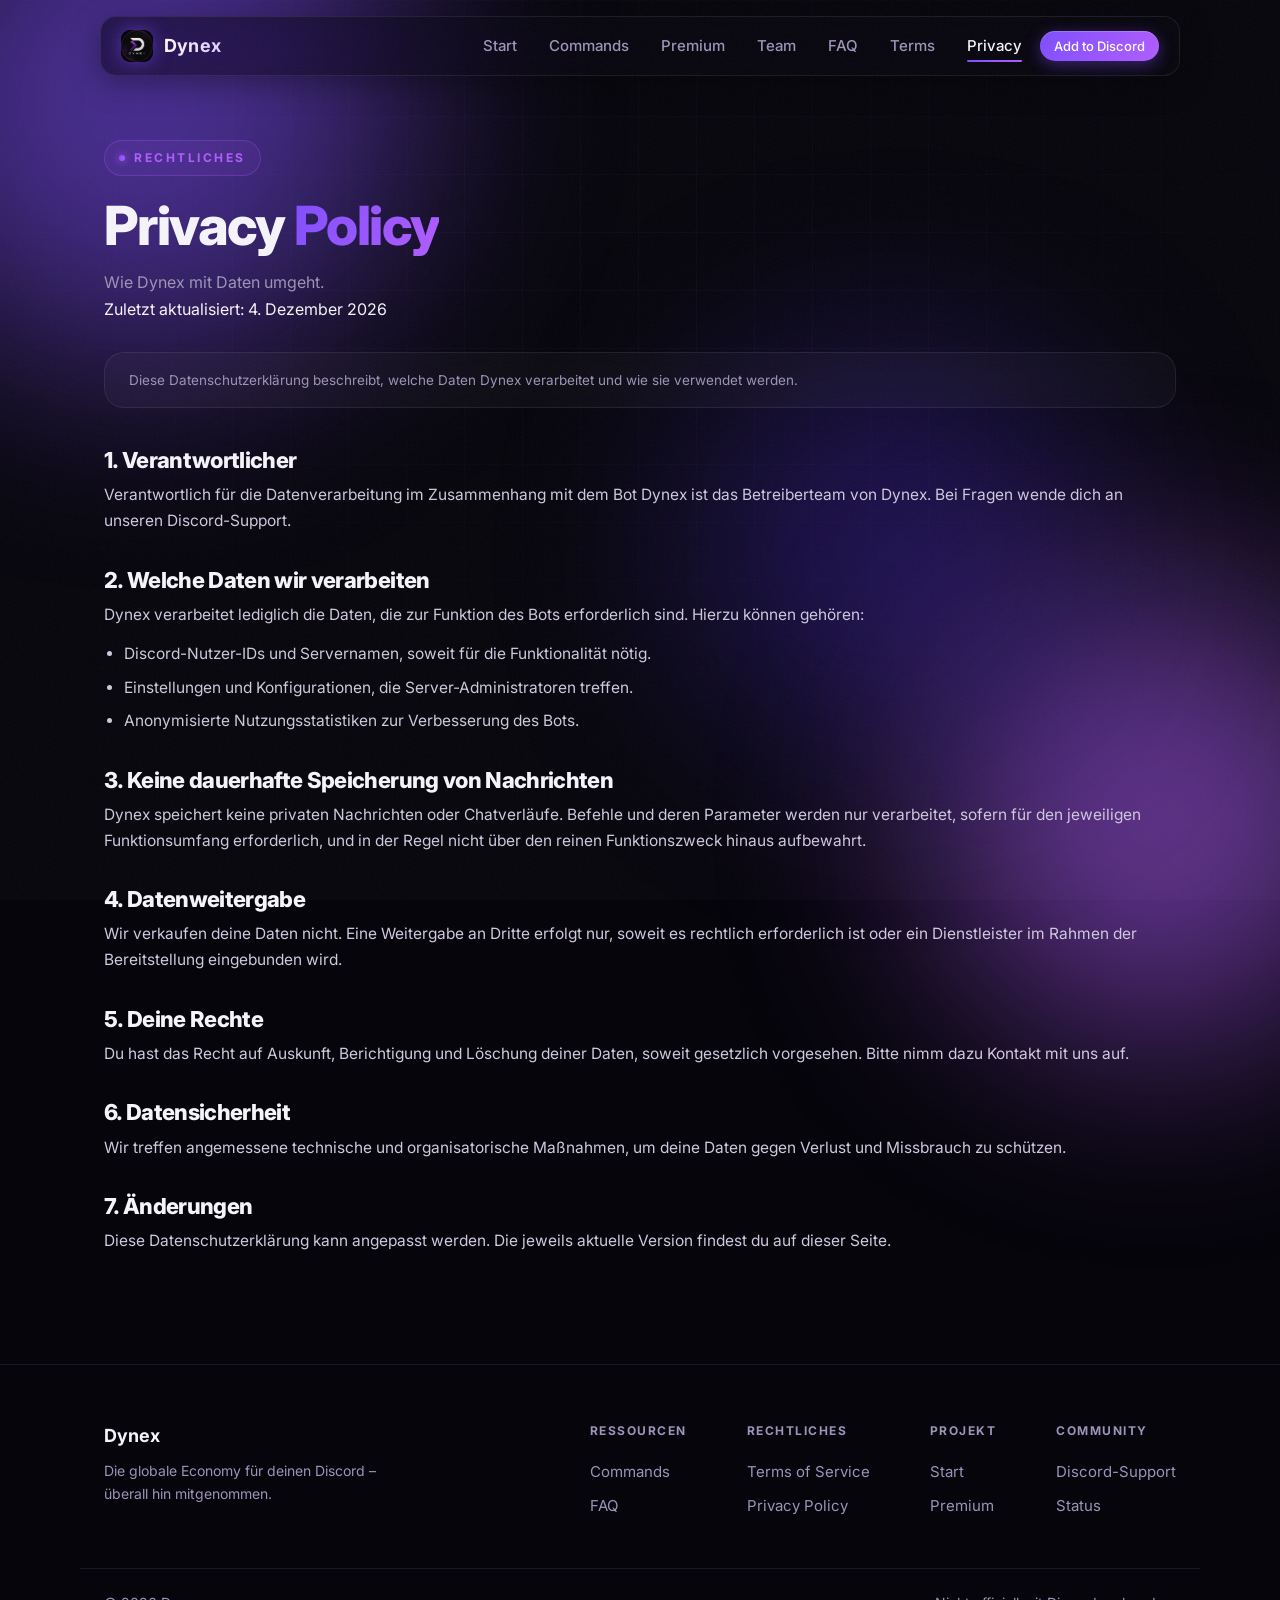
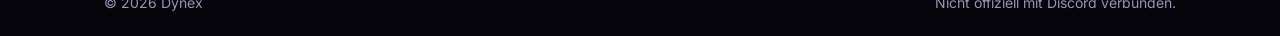
<file: privacy.html>
<!DOCTYPE html>
<html lang="de">
<head>
  <meta charset="UTF-8" />
  <meta name="viewport" content="width=device-width, initial-scale=1.0" />
  <title>Datenschutzerklärung – Dynex</title>
  <meta name="description" content="Datenschutzerklärung für den Dynex Discord-Bot. So gehen wir mit deinen Daten um." />
  <meta name="robots" content="index, follow" />
  <meta name="theme-color" content="#7e4dff" />
  <link rel="canonical" href="https://dynexbot.com/privacy" />
  <meta property="og:type" content="website" />
  <meta property="og:site_name" content="Dynex" />
  <meta property="og:locale" content="de_DE" />
  <meta property="og:title" content="Datenschutzerklärung – Dynex" />
  <meta property="og:description" content="So geht der Dynex Discord-Bot mit deinen Daten um." />
  <meta property="og:url" content="https://dynexbot.com/privacy" />
  <meta property="og:image" content="https://dynexbot.com/logo.png" />
  <meta name="twitter:card" content="summary" />
  <meta name="twitter:title" content="Datenschutzerklärung – Dynex" />
  <meta name="twitter:description" content="So geht der Dynex Discord-Bot mit deinen Daten um." />
  <meta name="twitter:image" content="https://dynexbot.com/logo.png" />
  <link rel="icon" type="image/png" href="logo.png" />
  <link rel="preconnect" href="https://fonts.googleapis.com" />
  <link rel="preconnect" href="https://fonts.gstatic.com" crossorigin />
  <link href="https://fonts.googleapis.com/css2?family=Inter:wght@400;500;600;700;800;900&display=swap" rel="stylesheet" />
    <script>document.documentElement.classList.add("js");</script>
  <link rel="stylesheet" href="styles.css" />
</head>
<body>
  <div class="orb orb-1"></div>
  <div class="orb orb-2"></div>
  <div class="orb orb-3"></div>
  <div class="grid-bg"></div>
  <div class="noise"></div>

  <nav>
    <div class="nav-shell">
      <div class="nav-inner">
        <a class="brand" href="index.html"><img src="logo.png" alt="Dynex Logo" /><span>Dynex</span></a>
        <button class="nav-toggle" id="navToggle" aria-label="Menü">☰</button>
        <div class="nav-links" id="navLinks">
          <a href="index.html">Start</a>
          <a href="commands.html">Commands</a>
          <a href="premium.html">Premium</a>
          <a href="team.html">Team</a>
          <a href="faq.html">FAQ</a>
          <a href="terms.html">Terms</a>
          <a class="active" href="privacy.html">Privacy</a>
          <a class="nav-cta" href="https://discord.com/oauth2/authorize?client_id=1545361107915374632">Add to Discord</a>
        </div>
      </div>
    </div>
  </nav>

  <header class="page-head">
    <div class="container">
      <span class="eyebrow reveal in"><span class="dot"></span>Rechtliches</span>
      <h1 class="reveal in">Privacy <span class="grad-text">Policy</span></h1>
      <p class="reveal in" data-delay="1">Wie Dynex mit Daten umgeht.</p>
      <div class="updated">Zuletzt aktualisiert: <span id="updated"></span></div>
    </div>
  </header>

  <section class="legal" style="padding-top:0;">
    <div class="container">
      <div class="block">Diese Datenschutzerklärung beschreibt, welche Daten Dynex verarbeitet und wie sie verwendet werden.</div>

      <h3>1. Verantwortlicher</h3>
      <p>Verantwortlich für die Datenverarbeitung im Zusammenhang mit dem Bot Dynex ist das Betreiberteam von Dynex. Bei Fragen wende dich an unseren Discord-Support.</p>

      <h3>2. Welche Daten wir verarbeiten</h3>
      <p>Dynex verarbeitet lediglich die Daten, die zur Funktion des Bots erforderlich sind. Hierzu können gehören:</p>
      <ul>
        <li>Discord-Nutzer-IDs und Servernamen, soweit für die Funktionalität nötig.</li>
        <li>Einstellungen und Konfigurationen, die Server-Administratoren treffen.</li>
        <li>Anonymisierte Nutzungsstatistiken zur Verbesserung des Bots.</li>
      </ul>

      <h3>3. Keine dauerhafte Speicherung von Nachrichten</h3>
      <p>Dynex speichert keine privaten Nachrichten oder Chatverläufe. Befehle und deren Parameter werden nur verarbeitet, sofern für den jeweiligen Funktionsumfang erforderlich, und in der Regel nicht über den reinen Funktionszweck hinaus aufbewahrt.</p>

      <h3>4. Datenweitergabe</h3>
      <p>Wir verkaufen deine Daten nicht. Eine Weitergabe an Dritte erfolgt nur, soweit es rechtlich erforderlich ist oder ein Dienstleister im Rahmen der Bereitstellung eingebunden wird.</p>

      <h3>5. Deine Rechte</h3>
      <p>Du hast das Recht auf Auskunft, Berichtigung und Löschung deiner Daten, soweit gesetzlich vorgesehen. Bitte nimm dazu Kontakt mit uns auf.</p>

      <h3>6. Datensicherheit</h3>
      <p>Wir treffen angemessene technische und organisatorische Maßnahmen, um deine Daten gegen Verlust und Missbrauch zu schützen.</p>

      <h3>7. Änderungen</h3>
      <p>Diese Datenschutzerklärung kann angepasst werden. Die jeweils aktuelle Version findest du auf dieser Seite.</p>
    </div>
  </section>

  <footer>
    <div class="footer-inner">
      <div class="footer-brand"><span>Dynex</span><p>Die globale Economy für deinen Discord – überall hin mitgenommen.</p></div>
      <div class="footer-cols">
        <div class="footer-col"><h4>Ressourcen</h4><a href="commands.html">Commands</a><a href="faq.html">FAQ</a></div>
        <div class="footer-col"><h4>Rechtliches</h4><a href="terms.html">Terms of Service</a><a href="privacy.html">Privacy Policy</a></div>
        <div class="footer-col"><h4>Projekt</h4><a href="index.html">Start</a><a href="premium.html">Premium</a></div>
        <div class="footer-col"><h4>Community</h4><a href="https://discord.gg/HcmdkX8BWf">Discord-Support</a><a href="#">Status</a></div>
      </div>
    </div>
    <div class="footer-bottom"><span>© <span id="year"></span> Dynex</span><span>Nicht offiziell mit Discord verbunden.</span></div>
  </footer>

  <script>
    document.getElementById("year").textContent = new Date().getFullYear();
    document.getElementById("updated").textContent = new Date().toLocaleDateString("de-DE", { year: "numeric", month: "long", day: "numeric" });
  </script>
  <script src="main.js"></script>
</body>
</html>
</file>
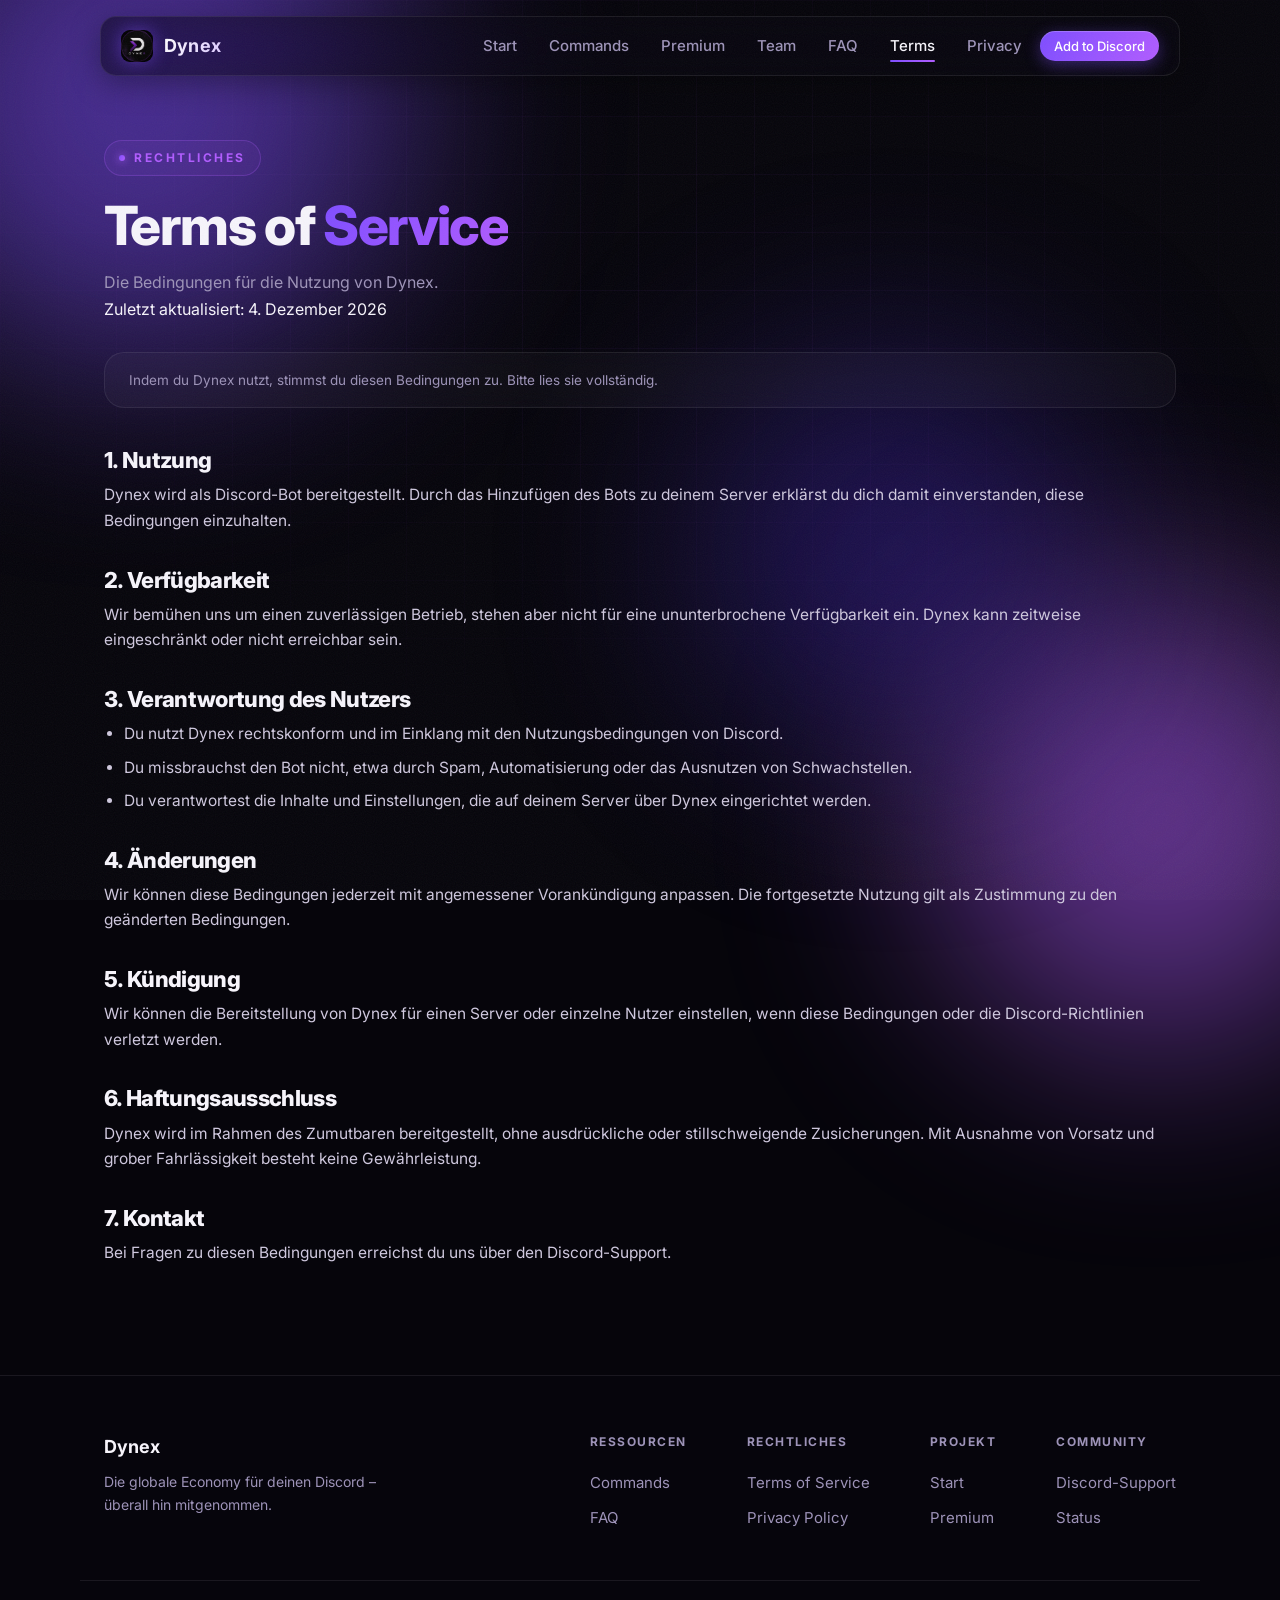
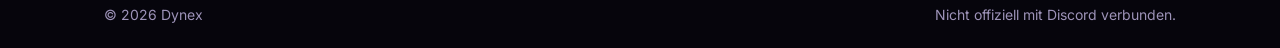
<file: terms.html>
<!DOCTYPE html>
<html lang="de">
<head>
  <meta charset="UTF-8" />
  <meta name="viewport" content="width=device-width, initial-scale=1.0" />
  <title>Nutzungsbedingungen – Dynex</title>
  <meta name="description" content="Nutzungsbedingungen für den Dynex Discord-Bot. Erfahre, welche Regeln bei der Verwendung gelten." />
  <meta name="robots" content="index, follow" />
  <meta name="theme-color" content="#7e4dff" />
  <link rel="canonical" href="https://dynexbot.com/terms" />
  <meta property="og:type" content="website" />
  <meta property="og:site_name" content="Dynex" />
  <meta property="og:locale" content="de_DE" />
  <meta property="og:title" content="Nutzungsbedingungen – Dynex" />
  <meta property="og:description" content="Die Nutzungsbedingungen für den Dynex Discord-Bot." />
  <meta property="og:url" content="https://dynexbot.com/terms" />
  <meta property="og:image" content="https://dynexbot.com/logo.png" />
  <meta name="twitter:card" content="summary" />
  <meta name="twitter:title" content="Nutzungsbedingungen – Dynex" />
  <meta name="twitter:description" content="Die Nutzungsbedingungen für den Dynex Discord-Bot." />
  <meta name="twitter:image" content="https://dynexbot.com/logo.png" />
  <link rel="icon" type="image/png" href="logo.png" />
  <link rel="preconnect" href="https://fonts.googleapis.com" />
  <link rel="preconnect" href="https://fonts.gstatic.com" crossorigin />
  <link href="https://fonts.googleapis.com/css2?family=Inter:wght@400;500;600;700;800;900&display=swap" rel="stylesheet" />
    <script>document.documentElement.classList.add("js");</script>
  <link rel="stylesheet" href="styles.css" />
</head>
<body>
  <div class="orb orb-1"></div>
  <div class="orb orb-2"></div>
  <div class="orb orb-3"></div>
  <div class="grid-bg"></div>
  <div class="noise"></div>

  <nav>
    <div class="nav-shell">
      <div class="nav-inner">
        <a class="brand" href="index.html"><img src="logo.png" alt="Dynex Logo" /><span>Dynex</span></a>
        <button class="nav-toggle" id="navToggle" aria-label="Menü">☰</button>
        <div class="nav-links" id="navLinks">
          <a href="index.html">Start</a>
          <a href="commands.html">Commands</a>
          <a href="premium.html">Premium</a>
          <a href="team.html">Team</a>
          <a href="faq.html">FAQ</a>
          <a class="active" href="terms.html">Terms</a>
          <a href="privacy.html">Privacy</a>
          <a class="nav-cta" href="https://discord.com/oauth2/authorize?client_id=1545361107915374632">Add to Discord</a>
        </div>
      </div>
    </div>
  </nav>

  <header class="page-head">
    <div class="container">
      <span class="eyebrow reveal in"><span class="dot"></span>Rechtliches</span>
      <h1 class="reveal in">Terms of <span class="grad-text">Service</span></h1>
      <p class="reveal in" data-delay="1">Die Bedingungen für die Nutzung von Dynex.</p>
      <div class="updated">Zuletzt aktualisiert: <span id="updated"></span></div>
    </div>
  </header>

  <section class="legal" style="padding-top:0;">
    <div class="container">
      <div class="block">Indem du Dynex nutzt, stimmst du diesen Bedingungen zu. Bitte lies sie vollständig.</div>

      <h3>1. Nutzung</h3>
      <p>Dynex wird als Discord-Bot bereitgestellt. Durch das Hinzufügen des Bots zu deinem Server erklärst du dich damit einverstanden, diese Bedingungen einzuhalten.</p>

      <h3>2. Verfügbarkeit</h3>
      <p>Wir bemühen uns um einen zuverlässigen Betrieb, stehen aber nicht für eine ununterbrochene Verfügbarkeit ein. Dynex kann zeitweise eingeschränkt oder nicht erreichbar sein.</p>

      <h3>3. Verantwortung des Nutzers</h3>
      <ul>
        <li>Du nutzt Dynex rechtskonform und im Einklang mit den Nutzungsbedingungen von Discord.</li>
        <li>Du missbrauchst den Bot nicht, etwa durch Spam, Automatisierung oder das Ausnutzen von Schwachstellen.</li>
        <li>Du verantwortest die Inhalte und Einstellungen, die auf deinem Server über Dynex eingerichtet werden.</li>
      </ul>

      <h3>4. Änderungen</h3>
      <p>Wir können diese Bedingungen jederzeit mit angemessener Vorankündigung anpassen. Die fortgesetzte Nutzung gilt als Zustimmung zu den geänderten Bedingungen.</p>

      <h3>5. Kündigung</h3>
      <p>Wir können die Bereitstellung von Dynex für einen Server oder einzelne Nutzer einstellen, wenn diese Bedingungen oder die Discord-Richtlinien verletzt werden.</p>

      <h3>6. Haftungsausschluss</h3>
      <p>Dynex wird im Rahmen des Zumutbaren bereitgestellt, ohne ausdrückliche oder stillschweigende Zusicherungen. Mit Ausnahme von Vorsatz und grober Fahrlässigkeit besteht keine Gewährleistung.</p>

      <h3>7. Kontakt</h3>
      <p>Bei Fragen zu diesen Bedingungen erreichst du uns über den Discord-Support.</p>
    </div>
  </section>

  <footer>
    <div class="footer-inner">
      <div class="footer-brand"><span>Dynex</span><p>Die globale Economy für deinen Discord – überall hin mitgenommen.</p></div>
      <div class="footer-cols">
        <div class="footer-col"><h4>Ressourcen</h4><a href="commands.html">Commands</a><a href="faq.html">FAQ</a></div>
        <div class="footer-col"><h4>Rechtliches</h4><a href="terms.html">Terms of Service</a><a href="privacy.html">Privacy Policy</a></div>
        <div class="footer-col"><h4>Projekt</h4><a href="index.html">Start</a><a href="premium.html">Premium</a></div>
        <div class="footer-col"><h4>Community</h4><a href="https://discord.gg/HcmdkX8BWf">Discord-Support</a><a href="#">Status</a></div>
      </div>
    </div>
    <div class="footer-bottom"><span>© <span id="year"></span> Dynex</span><span>Nicht offiziell mit Discord verbunden.</span></div>
  </footer>

  <script>
    document.getElementById("year").textContent = new Date().getFullYear();
    document.getElementById("updated").textContent = new Date().toLocaleDateString("de-DE", { year: "numeric", month: "long", day: "numeric" });
  </script>
  <script src="main.js"></script>
</body>
</html>
</file>
<file: styles.css>
:root {
  --bg: #06050b;
  --bg-soft: #0b0912;
  --surface: #0e0b18;
  --elev: #151024;
  --border: rgba(255, 255, 255, 0.08);
  --border-strong: rgba(177, 92, 255, 0.4);
  --text: #f6f4fb;
  --muted: #9d93b8;
  --accent: #7e4dff;
  --accent-2: #b15cff;
  --accent-lite: #dbc8ff;
  --accent-grad: linear-gradient(120deg, #7e4dff 0%, #b15cff 100%);
  --radius: 20px;
  --maxw: 1120px;
  font-synthesis: none;
}

* { box-sizing: border-box; margin: 0; padding: 0; }

html { scroll-behavior: smooth; }

body {
  font-family: "Inter", -apple-system, BlinkMacSystemFont, "Segoe UI", Roboto, sans-serif;
  background: var(--bg);
  color: var(--text);
  line-height: 1.65;
  -webkit-font-smoothing: antialiased;
  text-rendering: optimizeLegibility;
  overflow-x: hidden;
}

a { color: inherit; text-decoration: none; }
img { display: block; max-width: 100%; }
::selection { background: rgba(177, 92, 255, 0.3); }

/* ---- ambient animated background ---- */
.orb {
  position: fixed;
  border-radius: 50%;
  filter: blur(110px);
  z-index: -2;
  pointer-events: none;
  opacity: 0.55;
}
.orb-1 { width: 520px; height: 520px; background: #7e4dff; top: -160px; left: -120px; animation: drift 22s ease-in-out infinite; }
.orb-2 { width: 440px; height: 440px; background: #b15cff; bottom: -140px; right: -100px; animation: drift 26s ease-in-out infinite reverse; }
.orb-3 { width: 380px; height: 380px; background: #4a2bd0; top: 40%; left: 55%; animation: drift 30s ease-in-out infinite; opacity: 0.4; }
@keyframes drift {
  0%, 100% { transform: translate(0, 0) scale(1); }
  33% { transform: translate(60px, -40px) scale(1.08); }
  66% { transform: translate(-40px, 50px) scale(0.95); }
}

.noise {
  position: fixed; inset: 0; z-index: 51; pointer-events: none; opacity: 0.05;
  background-image: url("data:image/svg+xml,%3Csvg xmlns='http://www.w3.org/2000/svg' width='120' height='120'%3E%3Cfilter id='n'%3E%3CfeTurbulence type='fractalNoise' baseFrequency='0.9' numOctaves='2'/%3E%3C/filter%3E%3Crect width='100%25' height='100%25' filter='url(%23n)'/%3E%3C/svg%3E");
}

.grid-bg {
  position: fixed; inset: 0; z-index: -1; pointer-events: none;
  background-image:
    linear-gradient(rgba(177, 92, 255, 0.05) 1px, transparent 1px),
    linear-gradient(90deg, rgba(177, 92, 255, 0.05) 1px, transparent 1px);
  background-size: 58px 58px;
  mask-image: radial-gradient(70% 62% at 50% 28%, #000 0%, transparent 100%);
}

/* ---- nav ---- */
nav {
  position: fixed;
  top: 16px; left: 0; right: 0;
  z-index: 50;
  transition: opacity .3s;
}
.nav-shell {
  max-width: var(--maxw);
  margin: 0 auto;
  padding: 0 20px;
}
.nav-inner {
  display: flex; align-items: center; justify-content: space-between;
  height: 60px;
  padding: 0 20px;
  border-radius: 16px;
  border: 1px solid var(--border);
  background: rgba(10, 8, 18, 0.55);
  backdrop-filter: blur(20px) saturate(140%);
  -webkit-backdrop-filter: blur(20px) saturate(140%);
  box-shadow: 0 8px 30px rgba(0, 0, 0, 0.35);
}
.brand { display: flex; align-items: center; gap: 11px; font-weight: 700; font-size: 18px; letter-spacing: 0.2px; }
.brand img { width: 32px; height: 32px; border-radius: 9px; box-shadow: 0 0 18px rgba(126,77,255,0.5); }
.brand span { color: var(--accent-lite); }
@supports ((-webkit-background-clip: text) or (background-clip: text)) {
  .brand span { background: linear-gradient(120deg, #fff 0%, var(--accent-lite) 100%); -webkit-background-clip: text; background-clip: text; color: transparent; }
}

.nav-links { display: flex; align-items: center; gap: 4px; }
.nav-links a {
  padding: 9px 14px; border-radius: 10px;
  color: var(--muted); font-weight: 500; font-size: 15px;
  position: relative; transition: color .18s, background .18s;
}
.nav-links a:hover { color: var(--text); background: rgba(255,255,255,0.05); }
.nav-links a.active { color: var(--text); }
.nav-links a.active::after {
  content: ""; position: absolute; left: 14px; right: 14px; bottom: 5px; height: 2px;
  border-radius: 2px; background: var(--accent-grad);
}
.nav-cta {
  padding: 6px 14px !important; border-radius: 999px !important;
  font-weight: 600; font-size: 13px !important; line-height: 1.4 !important;
  color: #fff !important;
  display: inline-flex; align-items: center; gap: 6px;
  background: var(--accent-grad);
  box-shadow: 0 4px 16px rgba(126,77,255,0.4), inset 0 1px 0 rgba(255,255,255,0.2);
}
.nav-cta svg { width: 15px !important; height: 15px !important; flex: none; }
.nav-cta:hover { filter: brightness(1.1); }
.nav-toggle { display: none; background: none; border: none; color: var(--text); font-size: 24px; cursor: pointer; padding: 4px; }

/* ---- layout ---- */
.container { max-width: var(--maxw); margin: 0 auto; padding: 0 24px; }
section { padding: 96px 0; }

/* ---- reveal animations ---- */
.js .reveal { opacity: 0; transform: translateY(28px); transition: opacity .7s cubic-bezier(.16,1,.3,1), transform .7s cubic-bezier(.16,1,.3,1); }
.js .reveal.in { opacity: 1; transform: none; }
.reveal[data-delay="1"] { transition-delay: .08s; }
.reveal[data-delay="2"] { transition-delay: .16s; }
.reveal[data-delay="3"] { transition-delay: .24s; }
.reveal[data-delay="4"] { transition-delay: .32s; }
.reveal[data-delay="5"] { transition-delay: .4s; }

/* ---- buttons ---- */
.btn {
  position: relative;
  display: inline-flex; align-items: center; justify-content: center; gap: 9px;
  padding: 14px 27px; border-radius: 14px;
  font-weight: 600; font-size: 15px; letter-spacing: 0.2px;
  transition: transform .2s cubic-bezier(.16,1,.3,1), box-shadow .25s, background .2s;
  overflow: hidden; white-space: nowrap;
}
.btn:hover { transform: translateY(-2px); }
.btn:active { transform: translateY(0) scale(0.98); }
.btn-primary {
  background: var(--accent-grad); color: #fff;
  box-shadow: 0 8px 26px rgba(126,77,255,0.42), inset 0 1px 0 rgba(255,255,255,0.25);
}
.btn-primary:hover { box-shadow: 0 14px 38px rgba(126,77,255,0.6), inset 0 1px 0 rgba(255,255,255,0.3); }
.btn-primary::before {
  content: ""; position: absolute; top: 0; left: -60%; width: 40%; height: 100%;
  background: linear-gradient(100deg, transparent, rgba(255,255,255,0.45), transparent);
  transform: skewX(-20deg); transition: left .55s ease;
}
.btn-primary:hover::before { left: 130%; }
.btn-ghost { background: rgba(255,255,255,0.04); color: var(--text); border: 1px solid var(--border); backdrop-filter: blur(8px); }
.btn-ghost:hover { border-color: var(--border-strong); background: rgba(177,92,255,0.08); }
.btn-row { display: flex; gap: 14px; flex-wrap: wrap; }
.btn svg { width: 18px; height: 18px; }

/* ---- eyebrow & headings ---- */
.eyebrow {
  display: inline-flex; align-items: center; gap: 9px;
  font-size: 12px; font-weight: 700; letter-spacing: 2.5px; text-transform: uppercase;
  color: var(--accent-2);
  padding: 7px 14px; border-radius: 999px;
  border: 1px solid rgba(177,92,255,0.25);
  background: rgba(177,92,255,0.07);
  margin-bottom: 20px;
}
.eyebrow .dot { width: 6px; height: 6px; border-radius: 50%; background: var(--accent-grad); box-shadow: 0 0 8px var(--accent-2); }

h1, h2, h3 { line-height: 1.1; font-weight: 800; letter-spacing: -0.03em; }
h1 { font-size: clamp(40px, 6.5vw, 72px); margin-bottom: 22px; }
h2 { font-size: clamp(30px, 4.4vw, 44px); margin-bottom: 16px; }
.lead { color: var(--muted); font-size: clamp(16px, 2.2vw, 19px); max-width: 620px; }
.grad-text { color: var(--accent-2); }
@supports ((-webkit-background-clip: text) or (background-clip: text)) {
  .grad-text { background: var(--accent-grad); -webkit-background-clip: text; background-clip: text; color: transparent; }
}
@media not all and (-webkit-background-clip: text) {
  .grad-text { color: var(--accent-2); }
}

.section-head { max-width: 680px; margin-bottom: 54px; }
.center { text-align: center; }
.center .section-head, .center .lead { margin-left: auto; margin-right: auto; }

/* ---- hero ---- */
.hero {
  min-height: 100svh;
  display: flex; align-items: center; justify-content: center;
  text-align: center;
  padding: 130px 0 70px;
  position: relative; overflow: hidden;
}
.hero-inner { max-width: 760px; }
.hero .logo-badge {
  display: inline-flex; align-items: center; gap: 10px;
  margin: 0 0 26px;
  padding: 8px 16px 8px 8px; border-radius: 999px;
  background: rgba(255,255,255,0.05); border: 1px solid var(--border);
  backdrop-filter: blur(8px);
  font-weight: 600; font-size: 14px; color: var(--text);
  box-shadow: 0 4px 20px rgba(0,0,0,0.3);
}
.hero .logo-badge img { width: 26px; height: 26px; border-radius: 7px; }
.hero .logo-badge .tag { color: var(--muted); font-weight: 500; }
.hero .lead { margin: 0 auto 32px; }
.hero .btn-row { justify-content: center; }

.hero-art {
  position: absolute; left: 50%; top: 52%; transform: translate(-50%, -50%);
  width: min(62vw, 540px); aspect-ratio: 1 / 1; z-index: -1;
  opacity: 0.5; pointer-events: none;
  mask-image: radial-gradient(circle, #000 30%, transparent 72%);
}
.hero-art img { width: 100%; height: 100%; object-fit: contain; filter: drop-shadow(0 0 60px rgba(126,77,255,0.5)); }
section[id] { scroll-margin-top: 96px; }

/* ---- stats ---- */
.stats {
  display: grid;
  grid-template-columns: repeat(auto-fit, minmax(150px, 1fr));
  gap: 14px;
  margin: 48px 0 8px;
}
.stat {
  border: 1px solid var(--border);
  border-radius: 16px;
  padding: 22px 20px;
  background: rgba(255,255,255,0.03);
  backdrop-filter: blur(8px);
  transition: transform .2s, border-color .2s;
}
.stat:hover { transform: translateY(-3px); border-color: var(--border-strong); }
.stat .num {
  font-size: 30px; font-weight: 800; letter-spacing: -0.03em;
  color: var(--accent-2);
}
@supports ((-webkit-background-clip: text) or (background-clip: text)) {
  .stat .num { background: var(--accent-grad); -webkit-background-clip: text; background-clip: text; color: transparent; }
}
.stat .lbl { color: var(--muted); font-size: 13px; margin-top: 3px; }

/* ---- marquee ---- */
.marquee-wrap { position: relative; overflow: hidden; padding: 8px 0; border-block: 1px solid var(--border); background: rgba(255,255,255,0.015); }
.marquee-wrap::before, .marquee-wrap::after {
  content:""; position: absolute; inset-block: 0; width: 120px; z-index: 2; pointer-events: none;
}
.marquee-wrap::before { left: 0; background: linear-gradient(90deg, var(--bg), transparent); }
.marquee-wrap::after { right: 0; background: linear-gradient(-90deg, var(--bg), transparent); }
.marquee {
  display: flex; gap: 48px; width: max-content;
  animation: marquee 28s linear infinite; white-space: nowrap;
}
.marquee span { display: inline-flex; align-items: center; gap: 48px; color: var(--muted); font-weight: 600; font-size: 15px; }
.marquee span svg { width: 17px; height: 17px; color: var(--accent-2); }
.marquee i { font-style: normal; color: var(--accent-2); }
@keyframes marquee { to { transform: translateX(-50%); } }

/* ---- cards ---- */
.grid {
  display: grid;
  grid-template-columns: repeat(auto-fit, minmax(250px, 1fr));
  gap: 20px;
}
.card {
  position: relative;
  background: var(--surface);
  border: 1px solid var(--border);
  border-radius: var(--radius);
  padding: 30px;
  transition: transform .3s cubic-bezier(.16,1,.3,1), border-color .25s, box-shadow .3s;
  overflow: hidden;
}
.card::before {
  content: ""; position: absolute; inset: 0;
  background: radial-gradient(500px circle at var(--mx, 50%) var(--my, 50%), rgba(177,92,255,0.12), transparent 45%);
  opacity: 0; transition: opacity .3s;
}
.card:hover { transform: translateY(-5px); border-color: var(--border-strong); box-shadow: 0 20px 50px rgba(0,0,0,0.4); }
.card:hover::before { opacity: 1; }
.card .icon {
  width: 50px; height: 50px; border-radius: 14px;
  display: flex; align-items: center; justify-content: center;
  background: rgba(177,92,255,0.12); color: var(--accent-2);
  margin-bottom: 18px; position: relative;
  box-shadow: inset 0 0 0 1px rgba(177,92,255,0.2);
}
.card .icon svg { width: 24px; height: 24px; }
.card h3 { font-size: 19px; margin-bottom: 8px; position: relative; }
.card p { color: var(--muted); font-size: 15px; position: relative; }

/* ---- showcase / code-like terminal ---- */
.showcase {
  display: grid; grid-template-columns: 1fr 1fr; gap: 60px; align-items: center;
}
.terminal {
  border: 1px solid var(--border);
  border-radius: 18px;
  background: rgba(10, 8, 18, 0.7);
  backdrop-filter: blur(10px);
  box-shadow: 0 30px 80px rgba(0,0,0,0.5);
  overflow: hidden;
}
.terminal .bar { display: flex; align-items: center; gap: 8px; padding: 14px 18px; border-bottom: 1px solid var(--border); }
.terminal .bar i { width: 12px; height: 12px; border-radius: 50%; }
.terminal .bar i:nth-child(1){ background:#ff5f57; } .terminal .bar i:nth-child(2){ background:#febc2e; } .terminal .bar i:nth-child(3){ background:#28c840; }
.terminal .bar .title { margin-left: 8px; color: var(--muted); font-size: 13px; }
.terminal .code { padding: 22px; font-family: "JetBrains Mono", ui-monospace, SFMono-Regular, Menlo, monospace; font-size: 14px; line-height: 1.7; color: #c9bfe6; }
.terminal .code .c { color: var(--muted); }
.terminal .code .k { color: var(--accent-2); }
.terminal .code .s { color: #7ee787; }
.terminal .code .p { color: var(--accent-lite); }

/* ---- CTA panel ---- */
.cta-wrap { position: relative; border-radius: 28px; padding: 76px 36px; overflow: hidden; text-align: center; }
.cta-wrap::before { content:""; position: absolute; inset: 0; background: var(--accent-grad); z-index: -2; }
.cta-wrap::after {
  content:""; position: absolute; inset: 0; z-index: -1;
  background: radial-gradient(60% 130% at 50% -20%, rgba(255,255,255,0.28), transparent 55%),
    radial-gradient(40% 100% at 85% 120%, rgba(0,0,0,0.35), transparent 60%);
}
.cta-wrap .grain { position: absolute; inset: 0; z-index: -1; opacity: 0.4; background: url("data:image/svg+xml,%3Csvg xmlns='http://www.w3.org/2000/svg' width='120' height='120'%3E%3Cfilter id='n'%3E%3CfeTurbulence type='fractalNoise' baseFrequency='0.9' numOctaves='2'/%3E%3C/filter%3E%3Crect width='100%25' height='100%25' filter='url(%23n)'/%3E%3C/svg%3E"); mix-blend-mode: overlay; }
.cta-wrap h2 { color: #fff; }
.cta-wrap p { color: rgba(255,255,255,0.9); max-width: 520px; margin: 0 auto 32px; }
.cta-wrap .btn { background: #fff; color: #6420c8; box-shadow: 0 10px 30px rgba(0,0,0,0.25); }
.cta-wrap .btn:hover { background: rgba(255,255,255,0.92); }

/* ---- team ---- */
.team-grid { display: grid; grid-template-columns: repeat(auto-fill, minmax(250px, 1fr)); gap: 20px; }
.team-card { text-align: center; padding: 36px 22px; }
.avatar {
  width: 96px; height: 96px; border-radius: 50%;
  margin: 0 auto 18px;
  overflow: hidden;
  display: flex; align-items: center; justify-content: center;
  font-size: 34px; font-weight: 800; color: #fff;
  background: var(--accent-grad);
  box-shadow: 0 10px 30px rgba(126,77,255,0.45);
  border: 3px solid rgba(255,255,255,0.12);
}
.avatar img { width: 100%; height: 100%; object-fit: cover; }
.team-card h3 { font-size: 19px; }
.team-card .role { color: var(--accent-2); font-weight: 700; font-size: 13px; letter-spacing: 0.5px; text-transform: uppercase; margin-bottom: 10px; }
.legal strong { color: var(--text); }
.legal .updated { color: var(--muted); font-size: 14px; margin-bottom: 28px; }

/* ---- commands ---- */
.cmd-cat { margin-bottom: 44px; }
.cmd-cat > h2 { font-size: clamp(22px, 3vw, 30px); display: flex; align-items: center; gap: 12px; margin-bottom: 22px; }
.cmd-cat > h2 .cicon {
  width: 42px; height: 42px; border-radius: 12px; flex: none;
  display: flex; align-items: center; justify-content: center;
  background: rgba(177,92,255,0.12); color: var(--accent-2);
  box-shadow: inset 0 0 0 1px rgba(177,92,255,0.25);
}
.cmd-cat > h2 .cicon svg { width: 20px; height: 20px; }
.cmd-table {
  border: 1px solid var(--border); border-radius: 18px; overflow: hidden; background: var(--surface);
}
.cmd-table .cmd-row {
  display: grid; grid-template-columns: minmax(180px, 240px) 1fr;
  gap: 20px; padding: 18px 22px; align-items: start;
  border-bottom: 1px solid rgba(255,255,255,0.05); transition: background .15s;
}
.cmd-table .cmd-row:last-child { border-bottom: none; }
.cmd-table .cmd-row:hover { background: rgba(177,92,255,0.06); }
.cmd-name {
  font-family: "JetBrains Mono", ui-monospace, Menlo, monospace;
  font-size: 14px; font-weight: 600; color: var(--accent-lite);
  background: rgba(177,92,255,0.1); padding: 5px 10px; border-radius: 8px;
  display: inline-block; word-break: break-all;
}
.cmd-desc { color: var(--muted); font-size: 15px; }

/* ---- FAQ ---- */
.faq-list { max-width: 760px; margin: 0 auto; display: grid; gap: 14px; }
.faq-item {
  border: 1px solid var(--border); border-radius: 16px; background: var(--surface);
  overflow: hidden; transition: border-color .2s;
}
.faq-item.open { border-color: var(--border-strong); }
.faq-q {
  width: 100%; display: flex; align-items: center; justify-content: space-between; gap: 16px;
  padding: 20px 22px; background: none; border: none; cursor: pointer;
  color: var(--text); font-size: 16px; font-weight: 600; text-align: left; font-family: inherit;
}
.faq-q:hover { color: var(--accent-lite); }
.faq-q .chev {
  flex: none; transition: transform .3s cubic-bezier(.16,1,.3,1);
  color: var(--accent-2);
}
.faq-q .chev svg { width: 18px; height: 18px; display: block; }
.faq-item.open .chev { transform: rotate(180deg); }
.faq-a { display: grid; grid-template-rows: 0fr; transition: grid-template-rows .35s cubic-bezier(.16,1,.3,1); }
.faq-item.open .faq-a { grid-template-rows: 1fr; }
.faq-a-inner { overflow: hidden; }
.faq-a-inner p { color: var(--muted); font-size: 15px; padding: 0 22px 20px; }

/* ---- pricing (premium) ---- */
.pricing {
  display: grid;
  grid-template-columns: repeat(auto-fit, minmax(280px, 1fr));
  gap: 24px;
  align-items: stretch;
}
.price-card {
  position: relative;
  display: flex; flex-direction: column;
  background: var(--surface);
  border: 1px solid var(--border);
  border-radius: 24px;
  padding: 34px 30px;
  transition: transform .3s cubic-bezier(.16,1,.3,1), border-color .25s, box-shadow .3s;
}
.price-card:hover { transform: translateY(-6px); border-color: var(--border-strong); box-shadow: 0 24px 60px rgba(0,0,0,0.45); }
.price-card.featured {
  border: 1px solid transparent;
  background:
    linear-gradient(var(--bg), var(--bg)) padding-box,
    var(--accent-grad) border-box;
  box-shadow: 0 20px 70px rgba(126,77,255,0.35);
}
.price-card .flag {
  position: absolute; top: 0; left: 50%; transform: translate(-50%, -50%);
  background: var(--accent-grad);
  color: #fff; font-size: 12px; font-weight: 700; letter-spacing: 1px; text-transform: uppercase;
  padding: 6px 14px; border-radius: 999px;
  box-shadow: 0 6px 18px rgba(126,77,255,0.5);
  white-space: nowrap;
}
.price-card .plan { display: flex; align-items: center; gap: 12px; margin-bottom: 22px; }
.price-card .plan .picon {
  width: 46px; height: 46px; border-radius: 13px;
  display: flex; align-items: center; justify-content: center;
  background: rgba(177,92,255,0.14); color: var(--accent-2);
  box-shadow: inset 0 0 0 1px rgba(177,92,255,0.25);
}
.price-card .plan .picon svg { width: 22px; height: 22px; }
.price-card .plan h3 { font-size: 20px; }
.price-card .price { display: flex; align-items: baseline; gap: 6px; margin-bottom: 26px; }
.price-card .price .amount { font-size: 46px; font-weight: 850; letter-spacing: -0.03em; line-height: 1; }
.price-card .price .per { color: var(--muted); font-size: 15px; }
.price-card ul { list-style: none; margin: 0 0 30px; flex: 1; }
.price-card li { display: flex; align-items: center; gap: 11px; color: var(--muted); font-size: 15px; padding: 7px 0; }
.price-card li svg { width: 19px; height: 19px; color: var(--accent-2); flex: none; }
.featured li { color: #d8d0ec; }
.price-card .btn { width: 100%; }
.compare {
  margin-top: 64px;
  border: 1px solid var(--border);
  border-radius: 24px;
  overflow: hidden;
  background: var(--surface);
  box-shadow: 0 20px 60px rgba(0,0,0,0.35);
}
.compare table { width: 100%; border-collapse: collapse; }
.compare th, .compare td { padding: 15px 22px; text-align: left; font-size: 15px; }
.compare thead th { font-size: 13px; letter-spacing: 1px; text-transform: uppercase; color: var(--muted); border-bottom: 1px solid var(--border); background: rgba(255,255,255,0.02); }
.compare thead th:first-child { color: var(--text); font-weight: 700; }
.compare tbody tr { border-bottom: 1px solid rgba(255,255,255,0.05); }
.compare tbody tr:last-child { border-bottom: none; }
.compare td { color: var(--muted); }
.compare td:first-child { color: var(--text); font-weight: 500; }
.compare td .yes { color: var(--accent-2); }
.compare td .no { color: rgba(255,255,255,0.2); }
.compare .featured-col { background: rgba(177,92,255,0.06); }
.compare-scroll { overflow-x: auto; -webkit-overflow-scrolling: touch; }
.compare table { min-width: 100%; width: 100%; }
.page-head { padding: 140px 0 30px; }
.page-head h1 { font-size: clamp(34px, 5vw, 54px); margin-bottom: 14px; }
.page-head p { color: var(--muted); max-width: 640px; }
.legal { padding-top: 10px; font-size: 15.5px; color: #cfc8de; }
.legal .block {
  background: rgba(255,255,255,0.03); border: 1px solid var(--border);
  border-radius: var(--radius); padding: 16px 24px; margin-bottom: 40px;
  font-size: 13.5px; color: var(--muted); backdrop-filter: blur(10px);
}
.legal h3 { font-size: 22px; margin: 34px 0 10px; color: var(--text); }
.legal h4 { font-size: 16px; margin: 22px 0 8px; color: var(--text); }
.legal p { margin-bottom: 14px; }
.legal ul { margin: 0 0 14px 20px; }
.legal li { margin-bottom: 8px; }
.legal a { color: var(--accent-2); text-decoration: underline; text-underline-offset: 2px; }
.legal strong { color: var(--text); }
.legal .updated { color: var(--muted); font-size: 14px; margin-bottom: 28px; }

/* ---- footer ---- */
footer { border-top: 1px solid var(--border); padding: 56px 0 0; background: rgba(8, 6, 15, 0.4); }
.footer-inner {
  max-width: var(--maxw); margin: 0 auto; padding: 0 24px;
  display: flex; gap: 50px; justify-content: space-between; flex-wrap: wrap;
}
.footer-brand span { font-weight: 700; font-size: 18px; }
.footer-brand p { color: var(--muted); font-size: 14px; margin-top: 8px; max-width: 280px; }
.footer-cols { display: flex; gap: 60px; flex-wrap: wrap; }
.footer-col h4 { font-size: 12px; letter-spacing: 1.5px; text-transform: uppercase; color: var(--muted); margin-bottom: 14px; }
.footer-col a { display: block; color: var(--muted); font-size: 15px; padding: 5px 0; transition: color .15s, transform .15s; }
.footer-col a:hover { color: var(--text); transform: translateX(3px); }
.footer-bottom {
  max-width: var(--maxw); margin: 44px auto 0; padding: 22px 24px;
  border-top: 1px solid var(--border);
  display: flex; justify-content: space-between; flex-wrap: wrap; gap: 12px;
  color: var(--muted); font-size: 14px;
}

/* ---- responsive ---- */
@media (max-width: 1024px) {
  .hero-art { width: min(66vw, 440px); opacity: 0.42; }
}

@media (max-width: 900px) {
  .hero { min-height: auto; padding-top: 120px; padding-bottom: 60px; padding-inline: 16px; }
  .hero-art { width: min(70vw, 340px); opacity: 0.32; }
  .showcase { grid-template-columns: 1fr; gap: 36px; }
  .container { padding: 0 20px; }
  .nav-toggle { display: block; }
  .grid { grid-template-columns: repeat(2, 1fr); }
  .page-head { padding-top: 120px; }
  .team-grid { grid-template-columns: repeat(auto-fill, minmax(200px, 1fr)); gap: 16px; }
  .pricing { grid-template-columns: 1fr; gap: 18px; }
}

@media (max-width: 760px) {
  .nav-toggle { display: block; }
  nav { top: 10px; }
  .nav-links {
    position: absolute; top: 66px; left: 16px; right: 16px;
    flex-direction: column; align-items: stretch;
    background: rgba(10,8,18,0.97);
    border: 1px solid var(--border); border-radius: 16px;
    padding: 12px; gap: 4px;
    display: none; box-shadow: 0 20px 60px rgba(0,0,0,0.5);
    max-height: calc(100vh - 90px); overflow-y: auto;
  }
  .nav-links.open { display: flex; }
  .nav-links a { padding: 13px 16px; }
  .nav-links a.active::after { display: none; }
  .nav-cta { text-align: center; margin-top: 8px; }
  .hero-art { width: min(84vw, 300px); opacity: 0.2; }
  section { padding: 64px 0; }
  .cta-wrap { padding: 48px 22px; }
  .noise { display: none; }
  .stats { grid-template-columns: repeat(2, 1fr); gap: 12px; margin-top: 36px; }
  .grid { grid-template-columns: 1fr; }
  .section-head { margin-bottom: 40px; }
  .footer-inner { gap: 36px; }
  .footer-cols { gap: 36px; }
}

/* very small phones */
@media (max-width: 480px) {
  .container { padding: 0 18px; }
  .brand span { font-size: 16px; }
  .brand img { width: 28px; height: 28px; }
  h1 { font-size: 34px; }
  .lead { font-size: 16px; }
  .btn { width: 100%; padding: 14px 18px; }
  .btn-row { flex-direction: column; align-items: stretch; }
  .hero { padding-top: 104px; padding-bottom: 48px; }
  .stats { margin-top: 30px; }
  .stat { padding: 18px 16px; }
  .stat .num { font-size: 26px; }
  .terminal .code { font-size: 12px; padding: 18px; overflow-x: auto; white-space: pre; }
  .compare { border-radius: 16px; }
  .compare table { min-width: 640px; }
  .marquee span, .marquee { gap: 32px; }
  .marquee span { font-size: 14px; }
  .card { padding: 26px 22px; }
  .cta-wrap h2 { font-size: 28px; }
  .legal { font-size: 15px; }
  .cmd-table .cmd-row { grid-template-columns: 1fr; gap: 10px; touch-action: pan-y; }
  .faq-q { padding: 18px 18px; font-size: 15px; }
  .price-card { padding: 28px 22px; }
  .price-card .price .amount { font-size: 38px; }
}

/* respect reduced-motion preferences */
@media (prefers-reduced-motion: reduce) {
  *, *::before, *::after { animation-duration: 0.01ms !important; animation-iteration-count: 1 !important; transition-duration: 0.01ms !important; }
  html { scroll-behavior: auto; }
}
</file>
